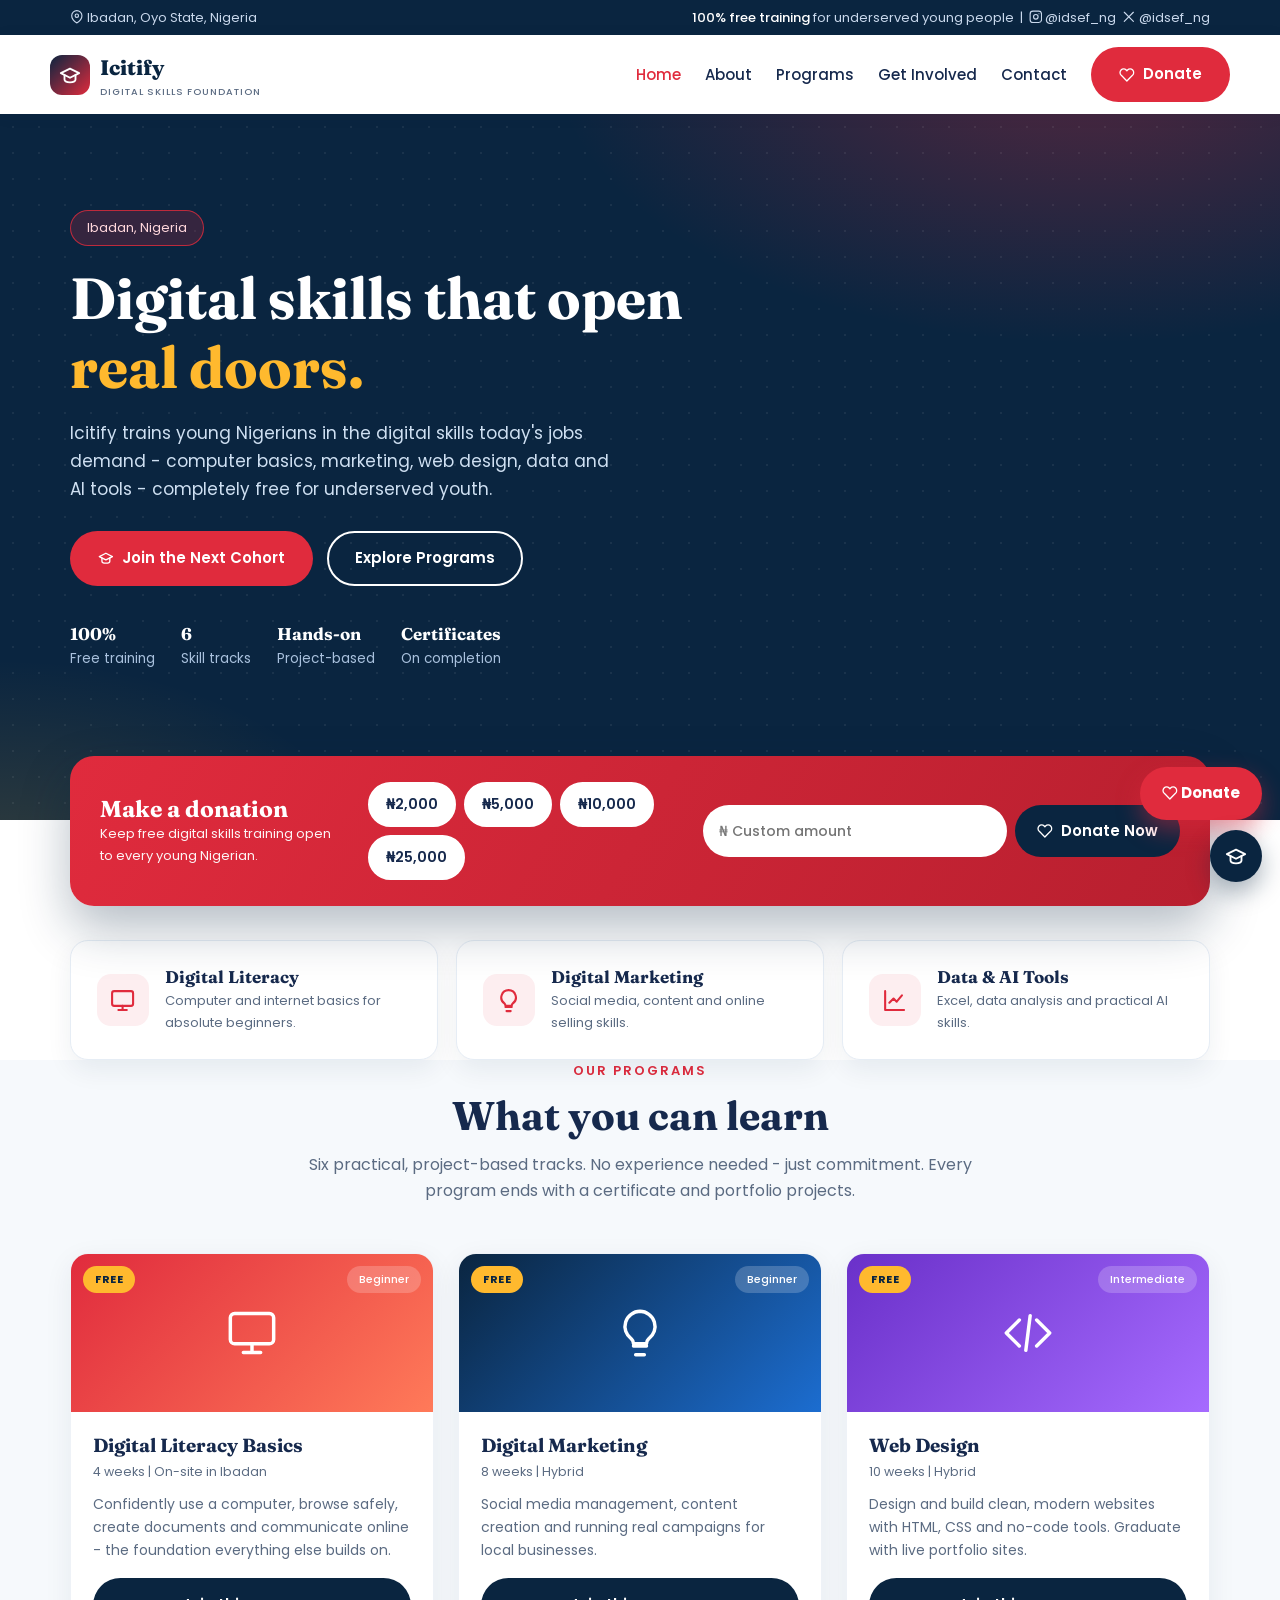
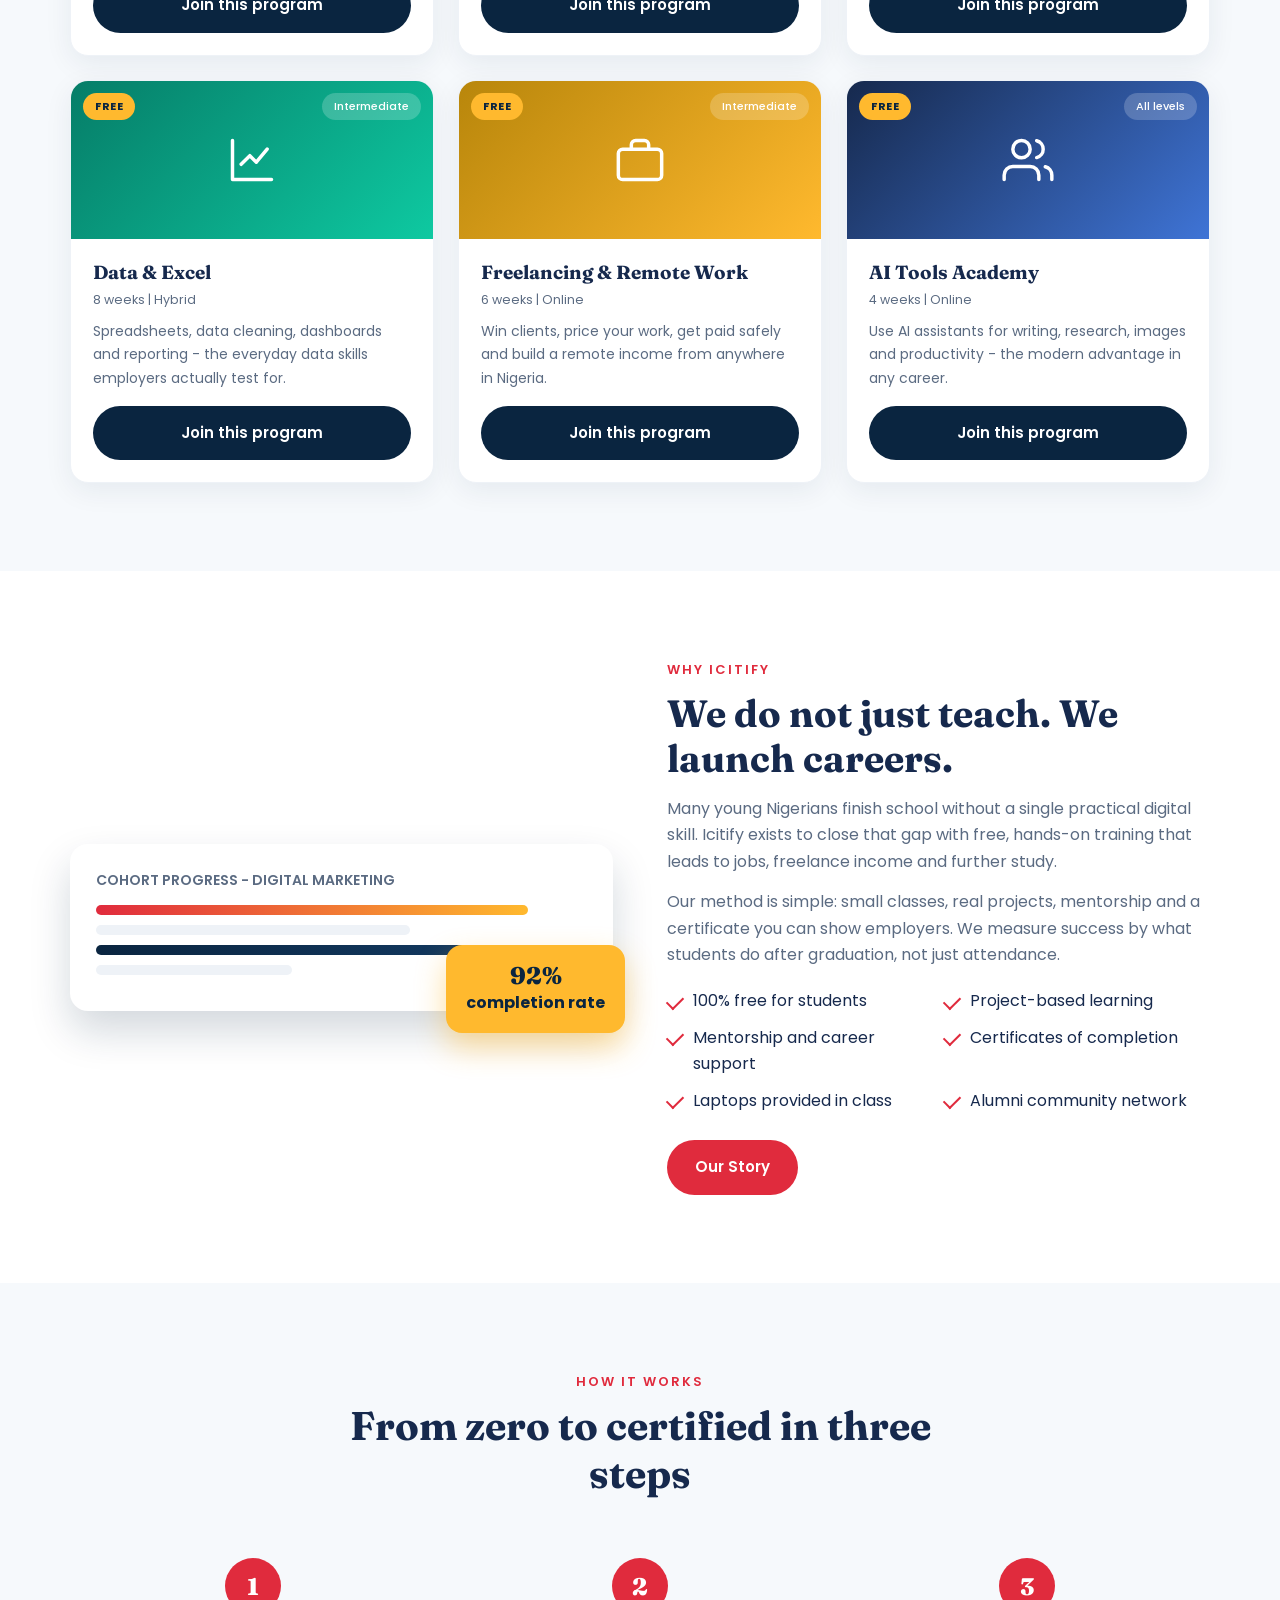
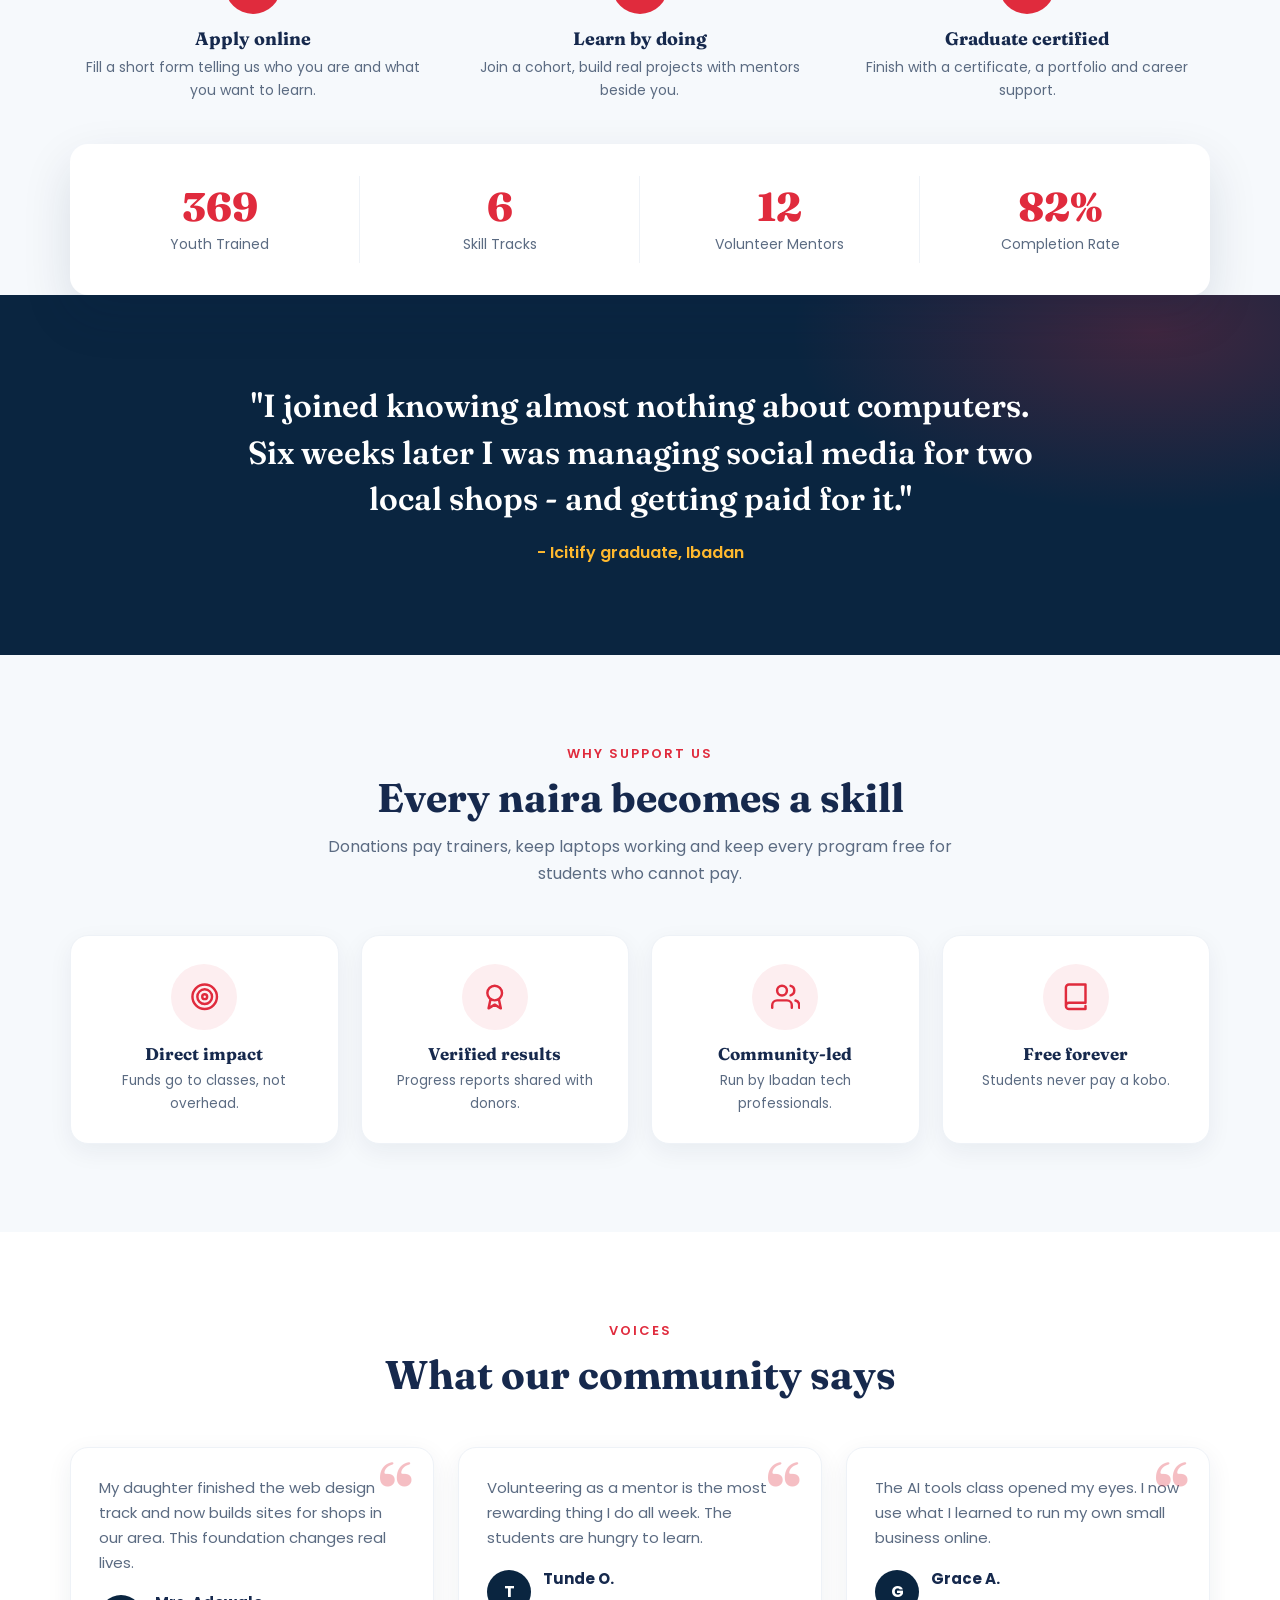
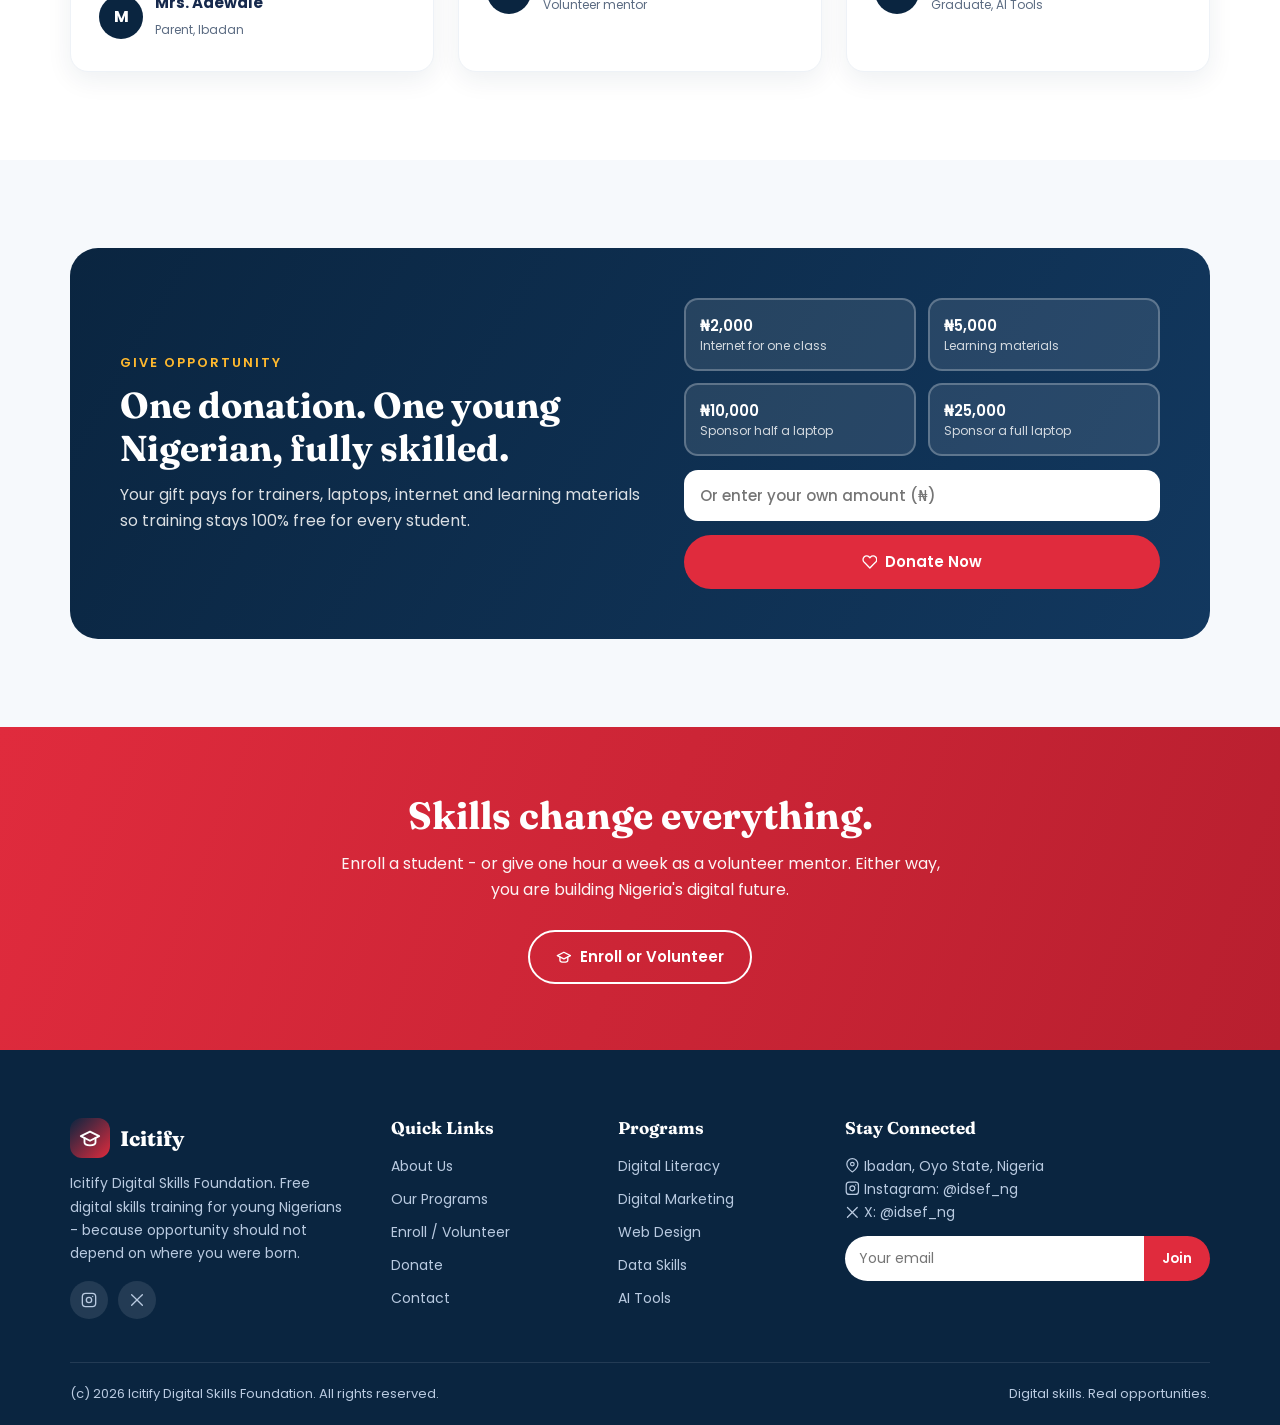
<file: index.html>
<!DOCTYPE html><html lang="en"><head><meta charset="utf-8"><meta name="viewport" content="width=device-width,initial-scale=1">
<title>Home | Icitify Digital Skills Foundation</title>
<meta name="description" content="Icitify Digital Skills Foundation teaches free digital skills - digital literacy, marketing, web design, data and AI tools - to young people in Ibadan and beyond.">
<link rel="preconnect" href="https://fonts.googleapis.com"><link href="https://fonts.googleapis.com/css2?family=Fraunces:wght@600;700;800&family=Poppins:wght@400;500;600;700&display=swap" rel="stylesheet">
<link rel="stylesheet" href="style.css"></head><body>
<svg xmlns="http://www.w3.org/2000/svg" style="display:none"><defs>
<symbol id="i-monitor" viewBox="0 0 24 24"><rect x="2" y="3" width="20" height="14" rx="2"/><path d="M8 21h8M12 17v4"/></symbol>
<symbol id="i-code" viewBox="0 0 24 24"><path d="m8 6-6 6 6 6M16 6l6 6-6 6M13 4l-2 16"/></symbol>
<symbol id="i-chart" viewBox="0 0 24 24"><path d="M3 3v18h18"/><path d="M7 14l4-4 3 3 5-6"/></symbol>
<symbol id="i-case" viewBox="0 0 24 24"><rect x="2" y="7" width="20" height="14" rx="2"/><path d="M16 7V5a2 2 0 0 0-2-2h-4a2 2 0 0 0-2 2v2"/></symbol>
<symbol id="i-award" viewBox="0 0 24 24"><circle cx="12" cy="9" r="6"/><path d="m8.5 14.5-1.5 7 5-3 5 3-1.5-7"/></symbol>
<symbol id="i-bulb" viewBox="0 0 24 24"><path d="M9 18h6M10 22h4M12 2a7 7 0 0 0-4 12.7c.6.5 1 1.4 1 2.3h6c0-.9.4-1.8 1-2.3A7 7 0 0 0 12 2z"/></symbol>
<symbol id="i-users" viewBox="0 0 24 24"><path d="M17 21v-2a4 4 0 0 0-4-4H5a4 4 0 0 0-4 4v2"/><circle cx="9" cy="7" r="4"/><path d="M23 21v-2a4 4 0 0 0-3-3.87"/><path d="M16 3.13a4 4 0 0 1 0 7.75"/></symbol>
<symbol id="i-heart" viewBox="0 0 24 24"><path d="M20.84 4.61a5.5 5.5 0 0 0-7.78 0L12 5.67l-1.06-1.06a5.5 5.5 0 0 0-7.78 7.78l1.06 1.06L12 21.23l7.78-7.78 1.06-1.06a5.5 5.5 0 0 0 0-7.78z"/></symbol>
<symbol id="i-grad" viewBox="0 0 24 24"><path d="M22 10 12 5 2 10l10 5 10-5z"/><path d="M6 12v5c0 1.7 2.7 3 6 3s6-1.3 6-3v-5"/></symbol>
<symbol id="i-search" viewBox="0 0 24 24"><circle cx="11" cy="11" r="8"/><path d="m21 21-4.35-4.35"/></symbol>
<symbol id="i-pin" viewBox="0 0 24 24"><path d="M21 10c0 7-9 13-9 13s-9-6-9-13a9 9 0 0 1 18 0z"/><circle cx="12" cy="10" r="3"/></symbol>
<symbol id="i-mail" viewBox="0 0 24 24"><rect x="2" y="4" width="20" height="16" rx="2"/><path d="m22 7-10 5L2 7"/></symbol>
<symbol id="i-send" viewBox="0 0 24 24"><path d="m22 2-11 11"/><path d="M22 2 15 22l-4-9-9-4z"/></symbol>
<symbol id="i-target" viewBox="0 0 24 24"><circle cx="12" cy="12" r="10"/><circle cx="12" cy="12" r="6"/><circle cx="12" cy="12" r="2"/></symbol>
<symbol id="i-book" viewBox="0 0 24 24"><path d="M4 19.5A2.5 2.5 0 0 1 6.5 17H20V2H6.5A2.5 2.5 0 0 0 4 4.5v15A2.5 2.5 0 0 0 6.5 22H20v-2.5"/></symbol>
<symbol id="i-menu" viewBox="0 0 24 24"><path d="M3 6h18M3 12h18M3 18h18"/></symbol>
<symbol id="i-ig" viewBox="0 0 24 24"><rect x="2" y="2" width="20" height="20" rx="5"/><circle cx="12" cy="12" r="4"/><path d="M17.5 6.5h.01"/></symbol>
<symbol id="i-x" viewBox="0 0 24 24"><path d="M4 4l16 16M20 4L4 20"/></symbol>
</defs></svg>
<div class="topbar"><div class="wrap"><span><svg class="i"><use href="#i-pin"/></svg> Ibadan, Oyo State, Nigeria</span><span><b>100% free training</b> for underserved young people &nbsp;|&nbsp; <svg class="i"><use href="#i-ig"/></svg> @idsef_ng &nbsp;<svg class="i"><use href="#i-x"/></svg> @idsef_ng</span></div></div>
<header><div class="wrap nav">
<a class="logo" href="index.html"><span class="ic"><svg class="i"><use href="#i-grad"/></svg></span><span>Icitify<small>DIGITAL SKILLS FOUNDATION</small></span></a>
<nav><ul>
<li><a href="index.html" class="on">Home</a></li><li><a href="about.html" class="">About</a></li><li><a href="programs.html" class="">Programs</a></li><li><a href="get-involved.html" class="">Get Involved</a></li><li><a href="contact.html" class="">Contact</a></li>
<li><a class="btn btn-r" href="donate.html"><svg class="i"><use href="#i-heart"/></svg> Donate</a></li></ul></nav>
<button class="burger" aria-label="menu"><svg class="i bi"><use href="#i-menu"/></svg></button></div></header>

<section class="hero"><div class="wrap"><span class="tag">Ibadan, Nigeria</span>
<h1>Digital skills that open <span>real doors.</span></h1>
<p>Icitify trains young Nigerians in the digital skills today's jobs demand - computer basics, marketing, web design, data and AI tools - completely free for underserved youth.</p>
<div class="cta"><a class="btn btn-r" href="get-involved.html"><svg class="i"><use href="#i-grad"/></svg> Join the Next Cohort</a><a class="btn btn-l" href="programs.html">Explore Programs</a></div>
<div class="trust"><div><b>100%</b>Free training</div><div><b>6</b>Skill tracks</div><div><b>Hands-on</b>Project-based</div><div><b>Certificates</b>On completion</div></div></div></section>

<div class="quick"><div class="wrap"><div class="dstrip"><div><h3>Make a donation</h3><p>Keep free digital skills training open to every young Nigerian.</p></div>
<div class="pills"><button class="amt p" data-v="2000">&#8358;2,000</button><button class="amt p" data-v="5000">&#8358;5,000</button><button class="amt p" data-v="10000">&#8358;10,000</button><button class="amt p" data-v="25000">&#8358;25,000</button></div>
<div class="dgo"><input id="amount" type="number" min="500" placeholder="&#8358; Custom amount"><a class="btn btn-n" href="donate.html" onclick="goDonate(event,'amount')"><svg class="i"><use href="#i-heart"/></svg> Donate Now</a></div></div>

<div class="grid">
<a class="qc" href="programs.html#basics"><span class="ic"><svg class="i"><use href="#i-monitor"/></svg></span><div><h3>Digital Literacy</h3><p>Computer and internet basics for absolute beginners.</p></div></a>
<a class="qc" href="programs.html#marketing"><span class="ic"><svg class="i"><use href="#i-bulb"/></svg></span><div><h3>Digital Marketing</h3><p>Social media, content and online selling skills.</p></div></a>
<a class="qc" href="programs.html#data"><span class="ic"><svg class="i"><use href="#i-chart"/></svg></span><div><h3>Data &amp; AI Tools</h3><p>Excel, data analysis and practical AI skills.</p></div></a></div></div></div>

<section class="alt" style="padding-top:0"><div class="wrap"><div class="sec-h"><span class="eyebrow">Our programs</span><h2>What you can learn</h2><p>Six practical, project-based tracks. No experience needed - just commitment. Every program ends with a certificate and portfolio projects.</p></div>
<div class="courses"><div class="course reveal" id="basics"><div class="ccover g1"><span class="free">FREE</span><span class="lvl">Beginner</span><svg class="i"><use href="#i-monitor"/></svg></div><div class="b"><h3>Digital Literacy Basics</h3><div class="meta">4 weeks | On-site in Ibadan</div><p>Confidently use a computer, browse safely, create documents and communicate online - the foundation everything else builds on.</p><a class="btn btn-n" href="get-involved.html">Join this program</a></div></div><div class="course reveal" id="marketing"><div class="ccover g2"><span class="free">FREE</span><span class="lvl">Beginner</span><svg class="i"><use href="#i-bulb"/></svg></div><div class="b"><h3>Digital Marketing</h3><div class="meta">8 weeks | Hybrid</div><p>Social media management, content creation and running real campaigns for local businesses.</p><a class="btn btn-n" href="get-involved.html">Join this program</a></div></div><div class="course reveal" id="web"><div class="ccover g3"><span class="free">FREE</span><span class="lvl">Intermediate</span><svg class="i"><use href="#i-code"/></svg></div><div class="b"><h3>Web Design</h3><div class="meta">10 weeks | Hybrid</div><p>Design and build clean, modern websites with HTML, CSS and no-code tools. Graduate with live portfolio sites.</p><a class="btn btn-n" href="get-involved.html">Join this program</a></div></div><div class="course reveal" id="data"><div class="ccover g4"><span class="free">FREE</span><span class="lvl">Intermediate</span><svg class="i"><use href="#i-chart"/></svg></div><div class="b"><h3>Data &amp; Excel</h3><div class="meta">8 weeks | Hybrid</div><p>Spreadsheets, data cleaning, dashboards and reporting - the everyday data skills employers actually test for.</p><a class="btn btn-n" href="get-involved.html">Join this program</a></div></div><div class="course reveal" id="freelance"><div class="ccover g5"><span class="free">FREE</span><span class="lvl">Intermediate</span><svg class="i"><use href="#i-case"/></svg></div><div class="b"><h3>Freelancing &amp; Remote Work</h3><div class="meta">6 weeks | Online</div><p>Win clients, price your work, get paid safely and build a remote income from anywhere in Nigeria.</p><a class="btn btn-n" href="get-involved.html">Join this program</a></div></div><div class="course reveal" id="ai"><div class="ccover g6"><span class="free">FREE</span><span class="lvl">All levels</span><svg class="i"><use href="#i-users"/></svg></div><div class="b"><h3>AI Tools Academy</h3><div class="meta">4 weeks | Online</div><p>Use AI assistants for writing, research, images and productivity - the modern advantage in any career.</p><a class="btn btn-n" href="get-involved.html">Join this program</a></div></div></div></div></section>

<section><div class="wrap two"><div class="ph reveal"><div class="m1"><h4>COHORT PROGRESS - DIGITAL MARKETING</h4><div class="bar b1"></div><div class="bar b2"></div><div class="bar b3"></div><div class="bar b2" style="width:40%"></div></div><div class="badge"><b>92%</b>completion rate</div></div>
<div class="reveal"><span class="eyebrow">Why Icitify</span><h2>We do not just teach. We launch careers.</h2>
<p>Many young Nigerians finish school without a single practical digital skill. Icitify exists to close that gap with free, hands-on training that leads to jobs, freelance income and further study.</p>
<p>Our method is simple: small classes, real projects, mentorship and a certificate you can show employers. We measure success by what students do after graduation, not just attendance.</p>
<ul class="checks"><li>100% free for students</li><li>Project-based learning</li><li>Mentorship and career support</li><li>Certificates of completion</li><li>Laptops provided in class</li><li>Alumni community network</li></ul>
<a class="btn btn-r" href="about.html">Our Story</a></div></div></section>

<section class="alt"><div class="wrap"><div class="sec-h"><span class="eyebrow">How it works</span><h2>From zero to certified in three steps</h2></div>
<div class="steps"><div class="step reveal"><h3>Apply online</h3><p>Fill a short form telling us who you are and what you want to learn.</p></div><div class="step reveal"><h3>Learn by doing</h3><p>Join a cohort, build real projects with mentors beside you.</p></div><div class="step reveal"><h3>Graduate certified</h3><p>Finish with a certificate, a portfolio and career support.</p></div></div></div></section>

<section class="stats alt"><div class="wrap"><div class="grid reveal">
<div class="stat"><b data-count="500">0</b><span>Youth Trained</span></div>
<div class="stat"><b data-count="6">0</b><span>Skill Tracks</span></div>
<div class="stat"><b data-count="12">0</b><span>Volunteer Mentors</span></div>
<div class="stat"><b data-count="92" data-suf="%">0</b><span>Completion Rate</span></div></div></div></section>

<section class="story"><div class="wrap reveal"><blockquote>"I joined knowing almost nothing about computers. Six weeks later I was managing social media for two local shops - and getting paid for it."</blockquote><cite>- Icitify graduate, Ibadan</cite></div></section>

<section class="alt"><div class="wrap"><div class="sec-h"><span class="eyebrow">Why support us</span><h2>Every naira becomes a skill</h2><p>Donations pay trainers, keep laptops working and keep every program free for students who cannot pay.</p></div>
<div class="icards">
<div class="ic-card reveal"><div class="em"><svg class="i"><use href="#i-target"/></svg></div><h3>Direct impact</h3><p>Funds go to classes, not overhead.</p></div>
<div class="ic-card reveal"><div class="em"><svg class="i"><use href="#i-award"/></svg></div><h3>Verified results</h3><p>Progress reports shared with donors.</p></div>
<div class="ic-card reveal"><div class="em"><svg class="i"><use href="#i-users"/></svg></div><h3>Community-led</h3><p>Run by Ibadan tech professionals.</p></div>
<div class="ic-card reveal"><div class="em"><svg class="i"><use href="#i-book"/></svg></div><h3>Free forever</h3><p>Students never pay a kobo.</p></div></div></div></section>

<section><div class="wrap"><div class="sec-h"><span class="eyebrow">Voices</span><h2>What our community says</h2></div>
<div class="tgrid">
<div class="tcard reveal"><p>My daughter finished the web design track and now builds sites for shops in our area. This foundation changes real lives.</p><div class="who"><span class="av">M</span><div><b>Mrs. Adewale</b><span>Parent, Ibadan</span></div></div></div>
<div class="tcard reveal"><p>Volunteering as a mentor is the most rewarding thing I do all week. The students are hungry to learn.</p><div class="who"><span class="av">T</span><div><b>Tunde O.</b><span>Volunteer mentor</span></div></div></div>
<div class="tcard reveal"><p>The AI tools class opened my eyes. I now use what I learned to run my own small business online.</p><div class="who"><span class="av">G</span><div><b>Grace A.</b><span>Graduate, AI Tools</span></div></div></div></div></div></section>

<section class="alt"><div class="wrap"><div class="give reveal"><div><span class="eyebrow" style="color:#ffb92e">Give opportunity</span><h2>One donation. One young Nigerian, fully skilled.</h2><p>Your gift pays for trainers, laptops, internet and learning materials so training stays 100% free for every student.</p></div>
<div><div class="amts"><button class="amt" data-v="2000">&#8358;2,000<small>Internet for one class</small></button><button class="amt" data-v="5000">&#8358;5,000<small>Learning materials</small></button><button class="amt" data-v="10000">&#8358;10,000<small>Sponsor half a laptop</small></button><button class="amt" data-v="25000">&#8358;25,000<small>Sponsor a full laptop</small></button></div>
<input id="amount2" type="number" min="500" placeholder="Or enter your own amount (&#8358;)"><a class="btn btn-r" style="width:100%" href="donate.html" onclick="goDonate(event,'amount2')"><svg class="i"><use href="#i-heart"/></svg> Donate Now</a></div></div></div></section>
<div class="cta-band"><div class="wrap"><h2>Skills change everything.</h2><p>Enroll a student - or give one hour a week as a volunteer mentor. Either way, you are building Nigeria's digital future.</p><a class="btn btn-l" href="get-involved.html"><svg class="i"><use href="#i-grad"/></svg> Enroll or Volunteer</a></div></div>
<div class="float"><a class="fdon" href="donate.html"><svg class="i"><use href="#i-heart"/></svg> Donate</a><a class="fen" href="get-involved.html" aria-label="Enroll"><svg class="i" style="width:22px;height:22px"><use href="#i-grad"/></svg></a></div>
<footer><div class="wrap"><div class="fgrid">
<div><a class="logo" href="index.html"><span class="ic"><svg class="i"><use href="#i-grad"/></svg></span><span>Icitify</span></a><p>Icitify Digital Skills Foundation. Free digital skills training for young Nigerians - because opportunity should not depend on where you were born.</p>
<div class="soc"><a href="https://instagram.com/idsef_ng" aria-label="Instagram"><svg class="i"><use href="#i-ig"/></svg></a><a href="https://x.com/idsef_ng" aria-label="X"><svg class="i"><use href="#i-x"/></svg></a></div></div>
<div><h4>Quick Links</h4><ul><li><a href="about.html">About Us</a></li><li><a href="programs.html">Our Programs</a></li><li><a href="get-involved.html">Enroll / Volunteer</a></li><li><a href="donate.html">Donate</a></li><li><a href="contact.html">Contact</a></li></ul></div>
<div><h4>Programs</h4><ul><li><a href="programs.html#basics">Digital Literacy</a></li><li><a href="programs.html#marketing">Digital Marketing</a></li><li><a href="programs.html#web">Web Design</a></li><li><a href="programs.html#data">Data Skills</a></li><li><a href="programs.html#ai">AI Tools</a></li></ul></div>
<div><h4>Stay Connected</h4><p><svg class="i"><use href="#i-pin"/></svg> Ibadan, Oyo State, Nigeria<br><svg class="i"><use href="#i-ig"/></svg> Instagram: @idsef_ng<br><svg class="i"><use href="#i-x"/></svg> X: @idsef_ng</p>
<form class="nl" onsubmit="event.preventDefault();this.innerHTML='<p>Thank you for subscribing!</p>'"><input type="email" required placeholder="Your email"><button>Join</button></form></div>
</div>
<div class="copy"><span>(c) 2026 Icitify Digital Skills Foundation. All rights reserved.</span><span>Digital skills. Real opportunities.</span></div></div></footer>
<script src="main.js"></script></body></html>
</file>
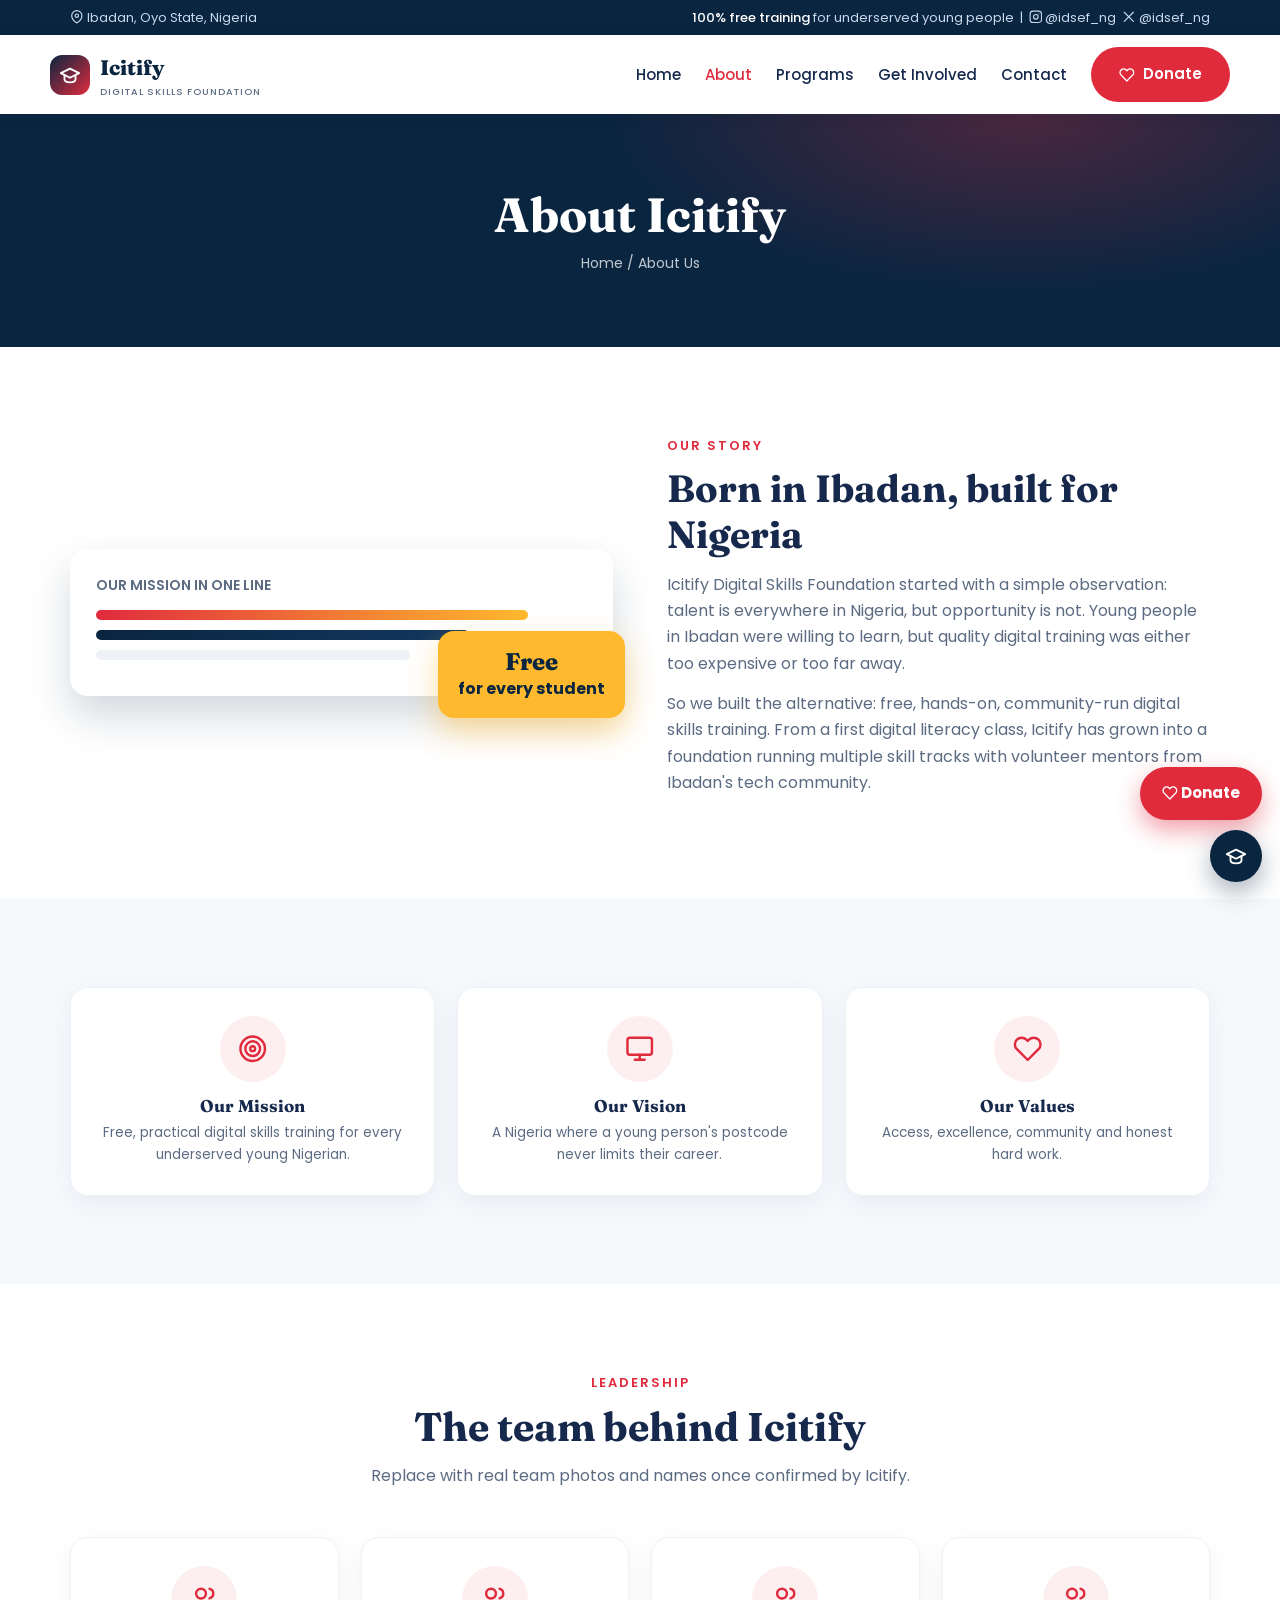
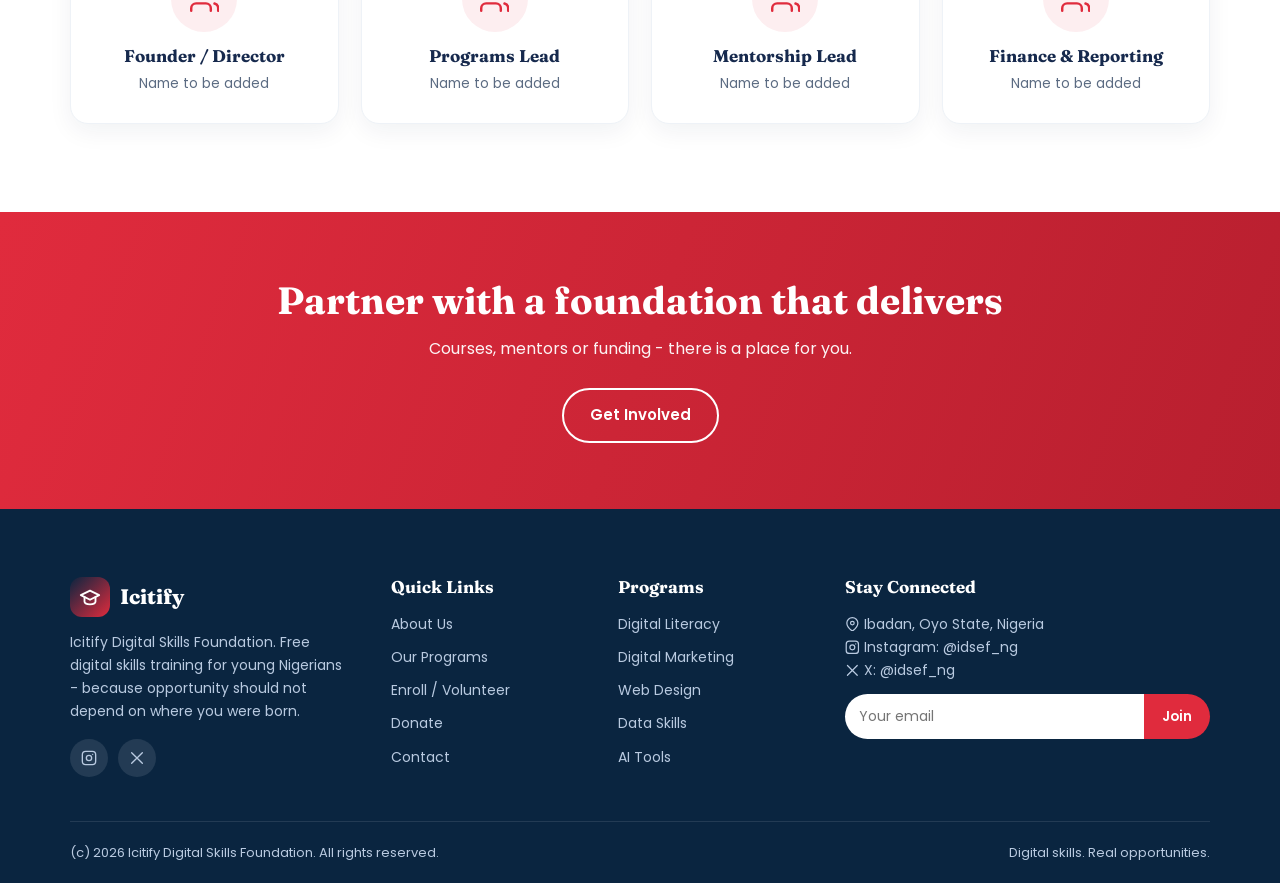
<file: about.html>
<!DOCTYPE html><html lang="en"><head><meta charset="utf-8"><meta name="viewport" content="width=device-width,initial-scale=1">
<title>About | Icitify Digital Skills Foundation</title>
<meta name="description" content="Icitify Digital Skills Foundation teaches free digital skills - digital literacy, marketing, web design, data and AI tools - to young people in Ibadan and beyond.">
<link rel="preconnect" href="https://fonts.googleapis.com"><link href="https://fonts.googleapis.com/css2?family=Fraunces:wght@600;700;800&family=Poppins:wght@400;500;600;700&display=swap" rel="stylesheet">
<link rel="stylesheet" href="style.css"></head><body>
<svg xmlns="http://www.w3.org/2000/svg" style="display:none"><defs>
<symbol id="i-monitor" viewBox="0 0 24 24"><rect x="2" y="3" width="20" height="14" rx="2"/><path d="M8 21h8M12 17v4"/></symbol>
<symbol id="i-code" viewBox="0 0 24 24"><path d="m8 6-6 6 6 6M16 6l6 6-6 6M13 4l-2 16"/></symbol>
<symbol id="i-chart" viewBox="0 0 24 24"><path d="M3 3v18h18"/><path d="M7 14l4-4 3 3 5-6"/></symbol>
<symbol id="i-case" viewBox="0 0 24 24"><rect x="2" y="7" width="20" height="14" rx="2"/><path d="M16 7V5a2 2 0 0 0-2-2h-4a2 2 0 0 0-2 2v2"/></symbol>
<symbol id="i-award" viewBox="0 0 24 24"><circle cx="12" cy="9" r="6"/><path d="m8.5 14.5-1.5 7 5-3 5 3-1.5-7"/></symbol>
<symbol id="i-bulb" viewBox="0 0 24 24"><path d="M9 18h6M10 22h4M12 2a7 7 0 0 0-4 12.7c.6.5 1 1.4 1 2.3h6c0-.9.4-1.8 1-2.3A7 7 0 0 0 12 2z"/></symbol>
<symbol id="i-users" viewBox="0 0 24 24"><path d="M17 21v-2a4 4 0 0 0-4-4H5a4 4 0 0 0-4 4v2"/><circle cx="9" cy="7" r="4"/><path d="M23 21v-2a4 4 0 0 0-3-3.87"/><path d="M16 3.13a4 4 0 0 1 0 7.75"/></symbol>
<symbol id="i-heart" viewBox="0 0 24 24"><path d="M20.84 4.61a5.5 5.5 0 0 0-7.78 0L12 5.67l-1.06-1.06a5.5 5.5 0 0 0-7.78 7.78l1.06 1.06L12 21.23l7.78-7.78 1.06-1.06a5.5 5.5 0 0 0 0-7.78z"/></symbol>
<symbol id="i-grad" viewBox="0 0 24 24"><path d="M22 10 12 5 2 10l10 5 10-5z"/><path d="M6 12v5c0 1.7 2.7 3 6 3s6-1.3 6-3v-5"/></symbol>
<symbol id="i-search" viewBox="0 0 24 24"><circle cx="11" cy="11" r="8"/><path d="m21 21-4.35-4.35"/></symbol>
<symbol id="i-pin" viewBox="0 0 24 24"><path d="M21 10c0 7-9 13-9 13s-9-6-9-13a9 9 0 0 1 18 0z"/><circle cx="12" cy="10" r="3"/></symbol>
<symbol id="i-mail" viewBox="0 0 24 24"><rect x="2" y="4" width="20" height="16" rx="2"/><path d="m22 7-10 5L2 7"/></symbol>
<symbol id="i-send" viewBox="0 0 24 24"><path d="m22 2-11 11"/><path d="M22 2 15 22l-4-9-9-4z"/></symbol>
<symbol id="i-target" viewBox="0 0 24 24"><circle cx="12" cy="12" r="10"/><circle cx="12" cy="12" r="6"/><circle cx="12" cy="12" r="2"/></symbol>
<symbol id="i-book" viewBox="0 0 24 24"><path d="M4 19.5A2.5 2.5 0 0 1 6.5 17H20V2H6.5A2.5 2.5 0 0 0 4 4.5v15A2.5 2.5 0 0 0 6.5 22H20v-2.5"/></symbol>
<symbol id="i-menu" viewBox="0 0 24 24"><path d="M3 6h18M3 12h18M3 18h18"/></symbol>
<symbol id="i-ig" viewBox="0 0 24 24"><rect x="2" y="2" width="20" height="20" rx="5"/><circle cx="12" cy="12" r="4"/><path d="M17.5 6.5h.01"/></symbol>
<symbol id="i-x" viewBox="0 0 24 24"><path d="M4 4l16 16M20 4L4 20"/></symbol>
</defs></svg>
<div class="topbar"><div class="wrap"><span><svg class="i"><use href="#i-pin"/></svg> Ibadan, Oyo State, Nigeria</span><span><b>100% free training</b> for underserved young people &nbsp;|&nbsp; <svg class="i"><use href="#i-ig"/></svg> @idsef_ng &nbsp;<svg class="i"><use href="#i-x"/></svg> @idsef_ng</span></div></div>
<header><div class="wrap nav">
<a class="logo" href="index.html"><span class="ic"><svg class="i"><use href="#i-grad"/></svg></span><span>Icitify<small>DIGITAL SKILLS FOUNDATION</small></span></a>
<nav><ul>
<li><a href="index.html" class="">Home</a></li><li><a href="about.html" class="on">About</a></li><li><a href="programs.html" class="">Programs</a></li><li><a href="get-involved.html" class="">Get Involved</a></li><li><a href="contact.html" class="">Contact</a></li>
<li><a class="btn btn-r" href="donate.html"><svg class="i"><use href="#i-heart"/></svg> Donate</a></li></ul></nav>
<button class="burger" aria-label="menu"><svg class="i bi"><use href="#i-menu"/></svg></button></div></header>

<div class="pagehero"><div class="wrap"><h1>About Icitify</h1><p>Home / About Us</p></div></div>
<section><div class="wrap two"><div class="ph reveal"><div class="m1"><h4>OUR MISSION IN ONE LINE</h4><div class="bar b1"></div><div class="bar b3"></div><div class="bar b2"></div></div><div class="badge"><b>Free</b>for every student</div></div>
<div class="reveal"><span class="eyebrow">Our story</span><h2>Born in Ibadan, built for Nigeria</h2>
<p>Icitify Digital Skills Foundation started with a simple observation: talent is everywhere in Nigeria, but opportunity is not. Young people in Ibadan were willing to learn, but quality digital training was either too expensive or too far away.</p>
<p>So we built the alternative: free, hands-on, community-run digital skills training. From a first digital literacy class, Icitify has grown into a foundation running multiple skill tracks with volunteer mentors from Ibadan's tech community.</p></div></div></section>
<section class="alt"><div class="wrap"><div class="icards" style="grid-template-columns:repeat(3,1fr)">
<div class="ic-card reveal"><div class="em"><svg class="i"><use href="#i-target"/></svg></div><h3>Our Mission</h3><p>Free, practical digital skills training for every underserved young Nigerian.</p></div>
<div class="ic-card reveal"><div class="em"><svg class="i"><use href="#i-monitor"/></svg></div><h3>Our Vision</h3><p>A Nigeria where a young person's postcode never limits their career.</p></div>
<div class="ic-card reveal"><div class="em"><svg class="i"><use href="#i-heart"/></svg></div><h3>Our Values</h3><p>Access, excellence, community and honest hard work.</p></div></div></div></section>
<section><div class="wrap"><div class="sec-h"><span class="eyebrow">Leadership</span><h2>The team behind Icitify</h2><p>Replace with real team photos and names once confirmed by Icitify.</p></div>
<div class="icards"><div class="ic-card"><div class="em"><svg class="i"><use href="#i-users"/></svg></div><h3>Founder / Director</h3><p>Name to be added</p></div><div class="ic-card"><div class="em"><svg class="i"><use href="#i-users"/></svg></div><h3>Programs Lead</h3><p>Name to be added</p></div><div class="ic-card"><div class="em"><svg class="i"><use href="#i-users"/></svg></div><h3>Mentorship Lead</h3><p>Name to be added</p></div><div class="ic-card"><div class="em"><svg class="i"><use href="#i-users"/></svg></div><h3>Finance &amp; Reporting</h3><p>Name to be added</p></div></div></div></section>
<div class="cta-band"><div class="wrap"><h2>Partner with a foundation that delivers</h2><p>Courses, mentors or funding - there is a place for you.</p><a class="btn btn-l" href="get-involved.html">Get Involved</a></div></div>
<div class="float"><a class="fdon" href="donate.html"><svg class="i"><use href="#i-heart"/></svg> Donate</a><a class="fen" href="get-involved.html" aria-label="Enroll"><svg class="i" style="width:22px;height:22px"><use href="#i-grad"/></svg></a></div>
<footer><div class="wrap"><div class="fgrid">
<div><a class="logo" href="index.html"><span class="ic"><svg class="i"><use href="#i-grad"/></svg></span><span>Icitify</span></a><p>Icitify Digital Skills Foundation. Free digital skills training for young Nigerians - because opportunity should not depend on where you were born.</p>
<div class="soc"><a href="https://instagram.com/idsef_ng" aria-label="Instagram"><svg class="i"><use href="#i-ig"/></svg></a><a href="https://x.com/idsef_ng" aria-label="X"><svg class="i"><use href="#i-x"/></svg></a></div></div>
<div><h4>Quick Links</h4><ul><li><a href="about.html">About Us</a></li><li><a href="programs.html">Our Programs</a></li><li><a href="get-involved.html">Enroll / Volunteer</a></li><li><a href="donate.html">Donate</a></li><li><a href="contact.html">Contact</a></li></ul></div>
<div><h4>Programs</h4><ul><li><a href="programs.html#basics">Digital Literacy</a></li><li><a href="programs.html#marketing">Digital Marketing</a></li><li><a href="programs.html#web">Web Design</a></li><li><a href="programs.html#data">Data Skills</a></li><li><a href="programs.html#ai">AI Tools</a></li></ul></div>
<div><h4>Stay Connected</h4><p><svg class="i"><use href="#i-pin"/></svg> Ibadan, Oyo State, Nigeria<br><svg class="i"><use href="#i-ig"/></svg> Instagram: @idsef_ng<br><svg class="i"><use href="#i-x"/></svg> X: @idsef_ng</p>
<form class="nl" onsubmit="event.preventDefault();this.innerHTML='<p>Thank you for subscribing!</p>'"><input type="email" required placeholder="Your email"><button>Join</button></form></div>
</div>
<div class="copy"><span>(c) 2026 Icitify Digital Skills Foundation. All rights reserved.</span><span>Digital skills. Real opportunities.</span></div></div></footer>
<script src="main.js"></script></body></html>
</file>
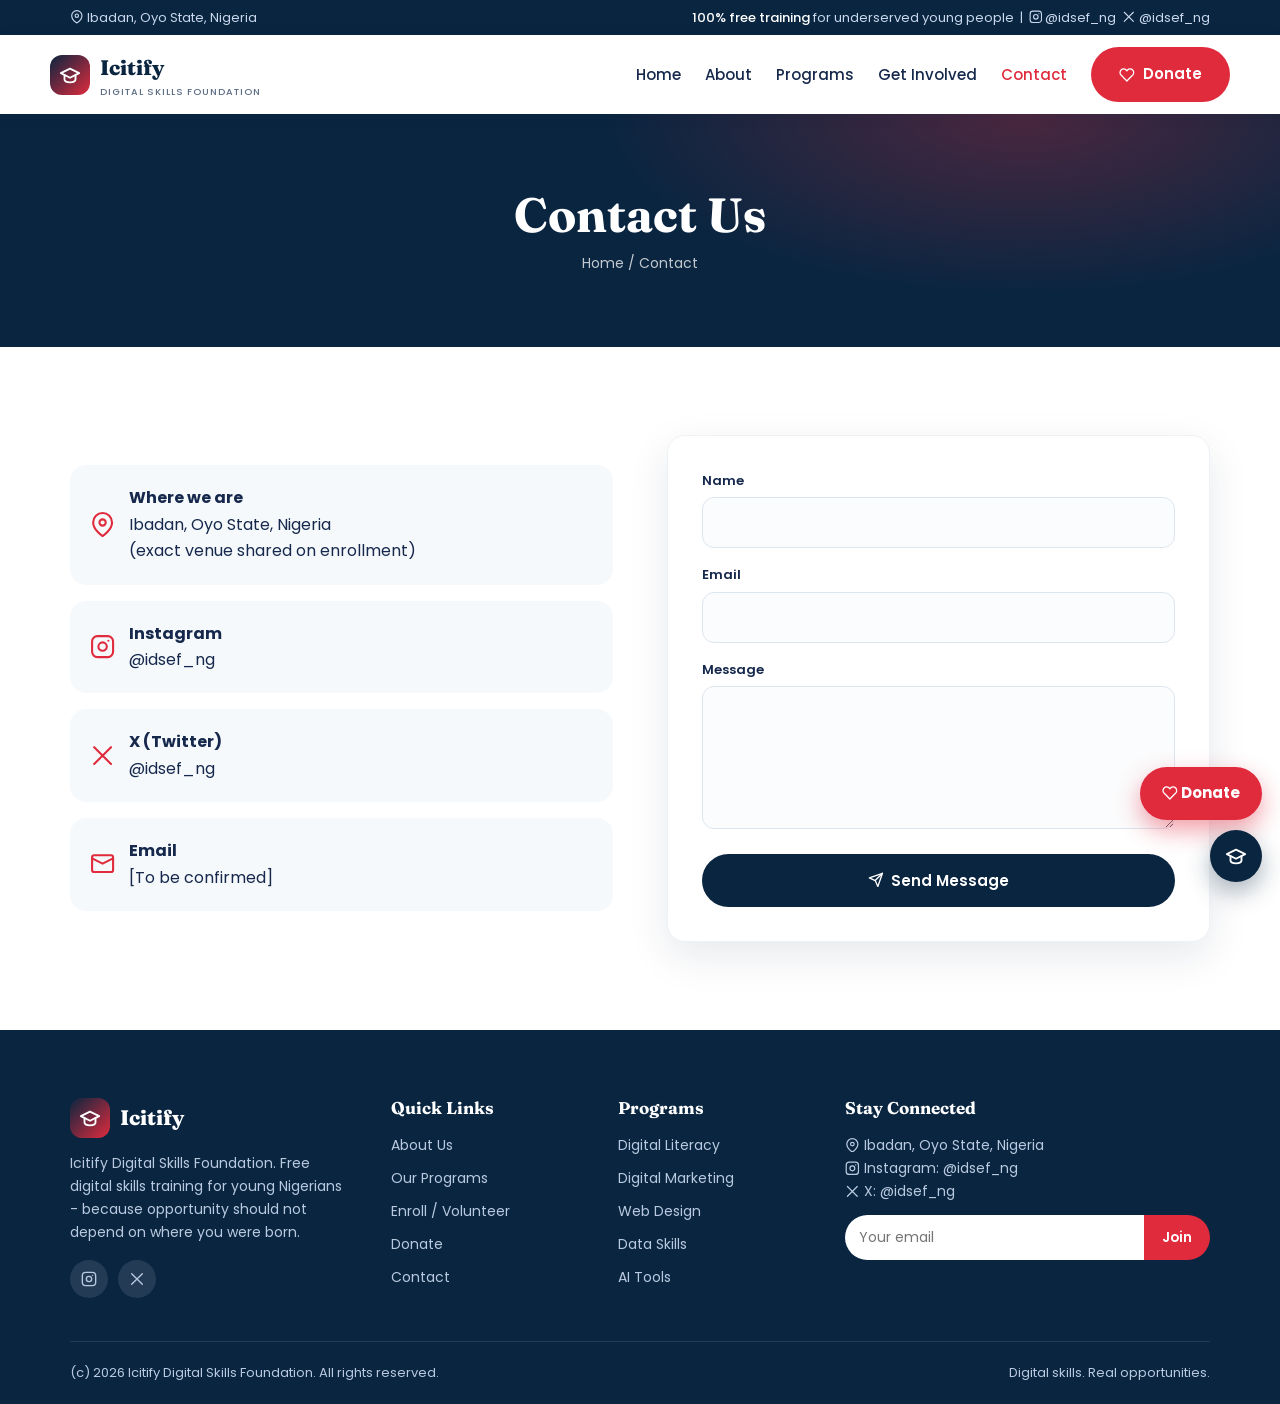
<file: contact.html>
<!DOCTYPE html><html lang="en"><head><meta charset="utf-8"><meta name="viewport" content="width=device-width,initial-scale=1">
<title>Contact | Icitify Digital Skills Foundation</title>
<meta name="description" content="Icitify Digital Skills Foundation teaches free digital skills - digital literacy, marketing, web design, data and AI tools - to young people in Ibadan and beyond.">
<link rel="preconnect" href="https://fonts.googleapis.com"><link href="https://fonts.googleapis.com/css2?family=Fraunces:wght@600;700;800&family=Poppins:wght@400;500;600;700&display=swap" rel="stylesheet">
<link rel="stylesheet" href="style.css"></head><body>
<svg xmlns="http://www.w3.org/2000/svg" style="display:none"><defs>
<symbol id="i-monitor" viewBox="0 0 24 24"><rect x="2" y="3" width="20" height="14" rx="2"/><path d="M8 21h8M12 17v4"/></symbol>
<symbol id="i-code" viewBox="0 0 24 24"><path d="m8 6-6 6 6 6M16 6l6 6-6 6M13 4l-2 16"/></symbol>
<symbol id="i-chart" viewBox="0 0 24 24"><path d="M3 3v18h18"/><path d="M7 14l4-4 3 3 5-6"/></symbol>
<symbol id="i-case" viewBox="0 0 24 24"><rect x="2" y="7" width="20" height="14" rx="2"/><path d="M16 7V5a2 2 0 0 0-2-2h-4a2 2 0 0 0-2 2v2"/></symbol>
<symbol id="i-award" viewBox="0 0 24 24"><circle cx="12" cy="9" r="6"/><path d="m8.5 14.5-1.5 7 5-3 5 3-1.5-7"/></symbol>
<symbol id="i-bulb" viewBox="0 0 24 24"><path d="M9 18h6M10 22h4M12 2a7 7 0 0 0-4 12.7c.6.5 1 1.4 1 2.3h6c0-.9.4-1.8 1-2.3A7 7 0 0 0 12 2z"/></symbol>
<symbol id="i-users" viewBox="0 0 24 24"><path d="M17 21v-2a4 4 0 0 0-4-4H5a4 4 0 0 0-4 4v2"/><circle cx="9" cy="7" r="4"/><path d="M23 21v-2a4 4 0 0 0-3-3.87"/><path d="M16 3.13a4 4 0 0 1 0 7.75"/></symbol>
<symbol id="i-heart" viewBox="0 0 24 24"><path d="M20.84 4.61a5.5 5.5 0 0 0-7.78 0L12 5.67l-1.06-1.06a5.5 5.5 0 0 0-7.78 7.78l1.06 1.06L12 21.23l7.78-7.78 1.06-1.06a5.5 5.5 0 0 0 0-7.78z"/></symbol>
<symbol id="i-grad" viewBox="0 0 24 24"><path d="M22 10 12 5 2 10l10 5 10-5z"/><path d="M6 12v5c0 1.7 2.7 3 6 3s6-1.3 6-3v-5"/></symbol>
<symbol id="i-search" viewBox="0 0 24 24"><circle cx="11" cy="11" r="8"/><path d="m21 21-4.35-4.35"/></symbol>
<symbol id="i-pin" viewBox="0 0 24 24"><path d="M21 10c0 7-9 13-9 13s-9-6-9-13a9 9 0 0 1 18 0z"/><circle cx="12" cy="10" r="3"/></symbol>
<symbol id="i-mail" viewBox="0 0 24 24"><rect x="2" y="4" width="20" height="16" rx="2"/><path d="m22 7-10 5L2 7"/></symbol>
<symbol id="i-send" viewBox="0 0 24 24"><path d="m22 2-11 11"/><path d="M22 2 15 22l-4-9-9-4z"/></symbol>
<symbol id="i-target" viewBox="0 0 24 24"><circle cx="12" cy="12" r="10"/><circle cx="12" cy="12" r="6"/><circle cx="12" cy="12" r="2"/></symbol>
<symbol id="i-book" viewBox="0 0 24 24"><path d="M4 19.5A2.5 2.5 0 0 1 6.5 17H20V2H6.5A2.5 2.5 0 0 0 4 4.5v15A2.5 2.5 0 0 0 6.5 22H20v-2.5"/></symbol>
<symbol id="i-menu" viewBox="0 0 24 24"><path d="M3 6h18M3 12h18M3 18h18"/></symbol>
<symbol id="i-ig" viewBox="0 0 24 24"><rect x="2" y="2" width="20" height="20" rx="5"/><circle cx="12" cy="12" r="4"/><path d="M17.5 6.5h.01"/></symbol>
<symbol id="i-x" viewBox="0 0 24 24"><path d="M4 4l16 16M20 4L4 20"/></symbol>
</defs></svg>
<div class="topbar"><div class="wrap"><span><svg class="i"><use href="#i-pin"/></svg> Ibadan, Oyo State, Nigeria</span><span><b>100% free training</b> for underserved young people &nbsp;|&nbsp; <svg class="i"><use href="#i-ig"/></svg> @idsef_ng &nbsp;<svg class="i"><use href="#i-x"/></svg> @idsef_ng</span></div></div>
<header><div class="wrap nav">
<a class="logo" href="index.html"><span class="ic"><svg class="i"><use href="#i-grad"/></svg></span><span>Icitify<small>DIGITAL SKILLS FOUNDATION</small></span></a>
<nav><ul>
<li><a href="index.html" class="">Home</a></li><li><a href="about.html" class="">About</a></li><li><a href="programs.html" class="">Programs</a></li><li><a href="get-involved.html" class="">Get Involved</a></li><li><a href="contact.html" class="on">Contact</a></li>
<li><a class="btn btn-r" href="donate.html"><svg class="i"><use href="#i-heart"/></svg> Donate</a></li></ul></nav>
<button class="burger" aria-label="menu"><svg class="i bi"><use href="#i-menu"/></svg></button></div></header>
<div class="pagehero"><div class="wrap"><h1>Contact Us</h1><p>Home / Contact</p></div></div>
<section><div class="wrap two"><div class="cinfo reveal">
<div><em><svg class="i"><use href="#i-pin"/></svg></em><span><b>Where we are</b><br>Ibadan, Oyo State, Nigeria<br>(exact venue shared on enrollment)</span></div>
<div><em><svg class="i"><use href="#i-ig"/></svg></em><span><b>Instagram</b><br><a href="https://instagram.com/idsef_ng">@idsef_ng</a></span></div>
<div><em><svg class="i"><use href="#i-x"/></svg></em><span><b>X (Twitter)</b><br><a href="https://x.com/idsef_ng">@idsef_ng</a></span></div>
<div><em><svg class="i"><use href="#i-mail"/></svg></em><span><b>Email</b><br>[To be confirmed]</span></div></div>
<form class="form reveal" onsubmit="event.preventDefault();this.innerHTML='<h3>Message sent!</h3><p>We will get back to you soon.</p>'"><label>Name</label><input required><label>Email</label><input type="email" required><label>Message</label><textarea rows="5" required></textarea><button class="btn btn-n" style="width:100%"><svg class="i"><use href="#i-send"/></svg> Send Message</button></form></div></section>
<div class="float"><a class="fdon" href="donate.html"><svg class="i"><use href="#i-heart"/></svg> Donate</a><a class="fen" href="get-involved.html" aria-label="Enroll"><svg class="i" style="width:22px;height:22px"><use href="#i-grad"/></svg></a></div>
<footer><div class="wrap"><div class="fgrid">
<div><a class="logo" href="index.html"><span class="ic"><svg class="i"><use href="#i-grad"/></svg></span><span>Icitify</span></a><p>Icitify Digital Skills Foundation. Free digital skills training for young Nigerians - because opportunity should not depend on where you were born.</p>
<div class="soc"><a href="https://instagram.com/idsef_ng" aria-label="Instagram"><svg class="i"><use href="#i-ig"/></svg></a><a href="https://x.com/idsef_ng" aria-label="X"><svg class="i"><use href="#i-x"/></svg></a></div></div>
<div><h4>Quick Links</h4><ul><li><a href="about.html">About Us</a></li><li><a href="programs.html">Our Programs</a></li><li><a href="get-involved.html">Enroll / Volunteer</a></li><li><a href="donate.html">Donate</a></li><li><a href="contact.html">Contact</a></li></ul></div>
<div><h4>Programs</h4><ul><li><a href="programs.html#basics">Digital Literacy</a></li><li><a href="programs.html#marketing">Digital Marketing</a></li><li><a href="programs.html#web">Web Design</a></li><li><a href="programs.html#data">Data Skills</a></li><li><a href="programs.html#ai">AI Tools</a></li></ul></div>
<div><h4>Stay Connected</h4><p><svg class="i"><use href="#i-pin"/></svg> Ibadan, Oyo State, Nigeria<br><svg class="i"><use href="#i-ig"/></svg> Instagram: @idsef_ng<br><svg class="i"><use href="#i-x"/></svg> X: @idsef_ng</p>
<form class="nl" onsubmit="event.preventDefault();this.innerHTML='<p>Thank you for subscribing!</p>'"><input type="email" required placeholder="Your email"><button>Join</button></form></div>
</div>
<div class="copy"><span>(c) 2026 Icitify Digital Skills Foundation. All rights reserved.</span><span>Digital skills. Real opportunities.</span></div></div></footer>
<script src="main.js"></script></body></html>
</file>
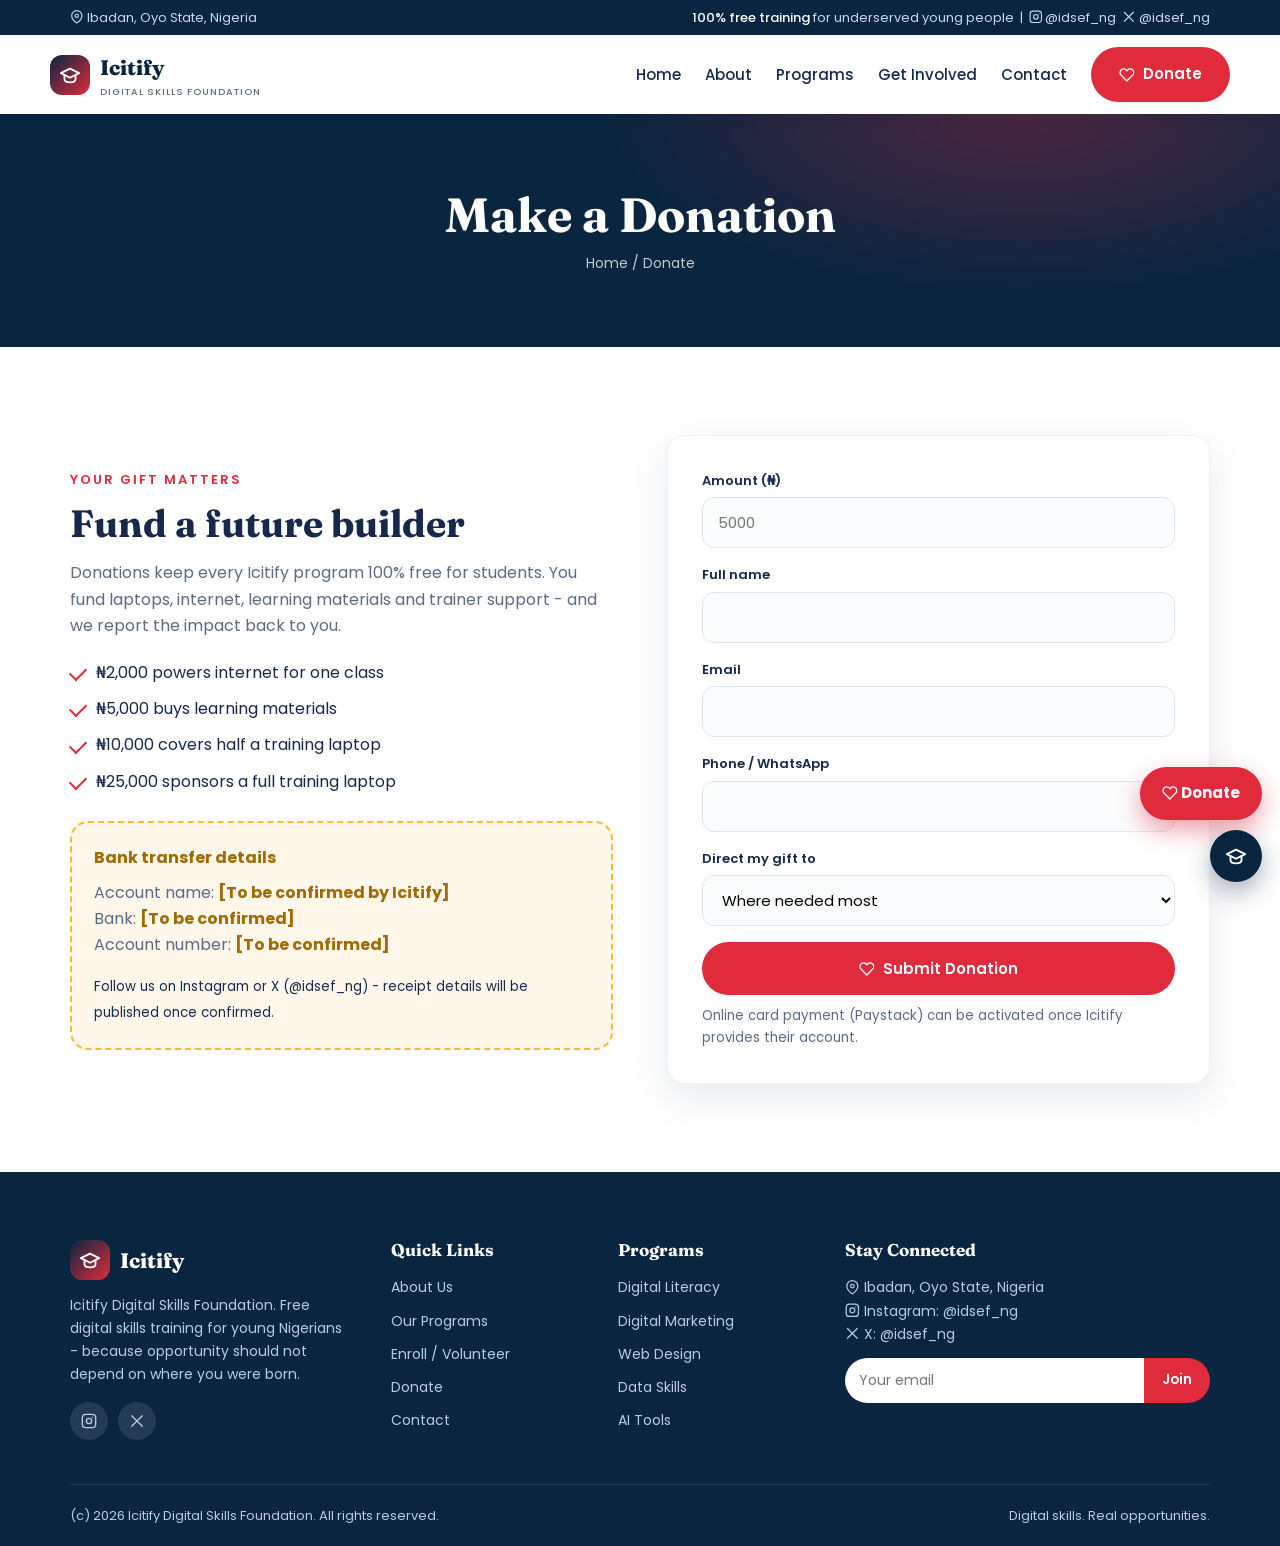
<file: donate.html>
<!DOCTYPE html><html lang="en"><head><meta charset="utf-8"><meta name="viewport" content="width=device-width,initial-scale=1">
<title>Donate | Icitify Digital Skills Foundation</title>
<meta name="description" content="Icitify Digital Skills Foundation teaches free digital skills - digital literacy, marketing, web design, data and AI tools - to young people in Ibadan and beyond.">
<link rel="preconnect" href="https://fonts.googleapis.com"><link href="https://fonts.googleapis.com/css2?family=Fraunces:wght@600;700;800&family=Poppins:wght@400;500;600;700&display=swap" rel="stylesheet">
<link rel="stylesheet" href="style.css"></head><body>
<svg xmlns="http://www.w3.org/2000/svg" style="display:none"><defs>
<symbol id="i-monitor" viewBox="0 0 24 24"><rect x="2" y="3" width="20" height="14" rx="2"/><path d="M8 21h8M12 17v4"/></symbol>
<symbol id="i-code" viewBox="0 0 24 24"><path d="m8 6-6 6 6 6M16 6l6 6-6 6M13 4l-2 16"/></symbol>
<symbol id="i-chart" viewBox="0 0 24 24"><path d="M3 3v18h18"/><path d="M7 14l4-4 3 3 5-6"/></symbol>
<symbol id="i-case" viewBox="0 0 24 24"><rect x="2" y="7" width="20" height="14" rx="2"/><path d="M16 7V5a2 2 0 0 0-2-2h-4a2 2 0 0 0-2 2v2"/></symbol>
<symbol id="i-award" viewBox="0 0 24 24"><circle cx="12" cy="9" r="6"/><path d="m8.5 14.5-1.5 7 5-3 5 3-1.5-7"/></symbol>
<symbol id="i-bulb" viewBox="0 0 24 24"><path d="M9 18h6M10 22h4M12 2a7 7 0 0 0-4 12.7c.6.5 1 1.4 1 2.3h6c0-.9.4-1.8 1-2.3A7 7 0 0 0 12 2z"/></symbol>
<symbol id="i-users" viewBox="0 0 24 24"><path d="M17 21v-2a4 4 0 0 0-4-4H5a4 4 0 0 0-4 4v2"/><circle cx="9" cy="7" r="4"/><path d="M23 21v-2a4 4 0 0 0-3-3.87"/><path d="M16 3.13a4 4 0 0 1 0 7.75"/></symbol>
<symbol id="i-heart" viewBox="0 0 24 24"><path d="M20.84 4.61a5.5 5.5 0 0 0-7.78 0L12 5.67l-1.06-1.06a5.5 5.5 0 0 0-7.78 7.78l1.06 1.06L12 21.23l7.78-7.78 1.06-1.06a5.5 5.5 0 0 0 0-7.78z"/></symbol>
<symbol id="i-grad" viewBox="0 0 24 24"><path d="M22 10 12 5 2 10l10 5 10-5z"/><path d="M6 12v5c0 1.7 2.7 3 6 3s6-1.3 6-3v-5"/></symbol>
<symbol id="i-search" viewBox="0 0 24 24"><circle cx="11" cy="11" r="8"/><path d="m21 21-4.35-4.35"/></symbol>
<symbol id="i-pin" viewBox="0 0 24 24"><path d="M21 10c0 7-9 13-9 13s-9-6-9-13a9 9 0 0 1 18 0z"/><circle cx="12" cy="10" r="3"/></symbol>
<symbol id="i-mail" viewBox="0 0 24 24"><rect x="2" y="4" width="20" height="16" rx="2"/><path d="m22 7-10 5L2 7"/></symbol>
<symbol id="i-send" viewBox="0 0 24 24"><path d="m22 2-11 11"/><path d="M22 2 15 22l-4-9-9-4z"/></symbol>
<symbol id="i-target" viewBox="0 0 24 24"><circle cx="12" cy="12" r="10"/><circle cx="12" cy="12" r="6"/><circle cx="12" cy="12" r="2"/></symbol>
<symbol id="i-book" viewBox="0 0 24 24"><path d="M4 19.5A2.5 2.5 0 0 1 6.5 17H20V2H6.5A2.5 2.5 0 0 0 4 4.5v15A2.5 2.5 0 0 0 6.5 22H20v-2.5"/></symbol>
<symbol id="i-menu" viewBox="0 0 24 24"><path d="M3 6h18M3 12h18M3 18h18"/></symbol>
<symbol id="i-ig" viewBox="0 0 24 24"><rect x="2" y="2" width="20" height="20" rx="5"/><circle cx="12" cy="12" r="4"/><path d="M17.5 6.5h.01"/></symbol>
<symbol id="i-x" viewBox="0 0 24 24"><path d="M4 4l16 16M20 4L4 20"/></symbol>
</defs></svg>
<div class="topbar"><div class="wrap"><span><svg class="i"><use href="#i-pin"/></svg> Ibadan, Oyo State, Nigeria</span><span><b>100% free training</b> for underserved young people &nbsp;|&nbsp; <svg class="i"><use href="#i-ig"/></svg> @idsef_ng &nbsp;<svg class="i"><use href="#i-x"/></svg> @idsef_ng</span></div></div>
<header><div class="wrap nav">
<a class="logo" href="index.html"><span class="ic"><svg class="i"><use href="#i-grad"/></svg></span><span>Icitify<small>DIGITAL SKILLS FOUNDATION</small></span></a>
<nav><ul>
<li><a href="index.html" class="">Home</a></li><li><a href="about.html" class="">About</a></li><li><a href="programs.html" class="">Programs</a></li><li><a href="get-involved.html" class="">Get Involved</a></li><li><a href="contact.html" class="">Contact</a></li>
<li><a class="btn btn-r" href="donate.html"><svg class="i"><use href="#i-heart"/></svg> Donate</a></li></ul></nav>
<button class="burger" aria-label="menu"><svg class="i bi"><use href="#i-menu"/></svg></button></div></header>
<div class="pagehero"><div class="wrap"><h1>Make a Donation</h1><p>Home / Donate</p></div></div>
<section><div class="wrap two"><div class="reveal"><span class="eyebrow">Your gift matters</span><h2>Fund a future builder</h2><p>Donations keep every Icitify program 100% free for students. You fund laptops, internet, learning materials and trainer support - and we report the impact back to you.</p>
<ul class="checks" style="grid-template-columns:1fr"><li>&#8358;2,000 powers internet for one class</li><li>&#8358;5,000 buys learning materials</li><li>&#8358;10,000 covers half a training laptop</li><li>&#8358;25,000 sponsors a full training laptop</li></ul>
<div class="bank"><b>Bank transfer details</b><p style="margin-top:8px">Account name: <b>[To be confirmed by Icitify]</b><br>Bank: <b>[To be confirmed]</b><br>Account number: <b>[To be confirmed]</b></p><small>Follow us on Instagram or X (@idsef_ng) - receipt details will be published once confirmed.</small></div></div>
<form class="form reveal" onsubmit="event.preventDefault();this.innerHTML='<h3>Thank you for your generosity!</h3><p>We will contact you shortly to complete your donation and send a receipt.</p>'"><label>Amount (&#8358;)</label><input id="amount" type="number" min="500" required placeholder="5000"><label>Full name</label><input required><label>Email</label><input type="email" required><label>Phone / WhatsApp</label><input required><label>Direct my gift to</label><select><option>Where needed most</option><option>Training laptops</option><option>Internet &amp; facilities</option><option>Mentor support</option></select><button class="btn btn-r" style="width:100%"><svg class="i"><use href="#i-heart"/></svg> Submit Donation</button><small style="display:block;margin-top:10px;color:#5b6b82">Online card payment (Paystack) can be activated once Icitify provides their account.</small></form></div></section>
<div class="float"><a class="fdon" href="donate.html"><svg class="i"><use href="#i-heart"/></svg> Donate</a><a class="fen" href="get-involved.html" aria-label="Enroll"><svg class="i" style="width:22px;height:22px"><use href="#i-grad"/></svg></a></div>
<footer><div class="wrap"><div class="fgrid">
<div><a class="logo" href="index.html"><span class="ic"><svg class="i"><use href="#i-grad"/></svg></span><span>Icitify</span></a><p>Icitify Digital Skills Foundation. Free digital skills training for young Nigerians - because opportunity should not depend on where you were born.</p>
<div class="soc"><a href="https://instagram.com/idsef_ng" aria-label="Instagram"><svg class="i"><use href="#i-ig"/></svg></a><a href="https://x.com/idsef_ng" aria-label="X"><svg class="i"><use href="#i-x"/></svg></a></div></div>
<div><h4>Quick Links</h4><ul><li><a href="about.html">About Us</a></li><li><a href="programs.html">Our Programs</a></li><li><a href="get-involved.html">Enroll / Volunteer</a></li><li><a href="donate.html">Donate</a></li><li><a href="contact.html">Contact</a></li></ul></div>
<div><h4>Programs</h4><ul><li><a href="programs.html#basics">Digital Literacy</a></li><li><a href="programs.html#marketing">Digital Marketing</a></li><li><a href="programs.html#web">Web Design</a></li><li><a href="programs.html#data">Data Skills</a></li><li><a href="programs.html#ai">AI Tools</a></li></ul></div>
<div><h4>Stay Connected</h4><p><svg class="i"><use href="#i-pin"/></svg> Ibadan, Oyo State, Nigeria<br><svg class="i"><use href="#i-ig"/></svg> Instagram: @idsef_ng<br><svg class="i"><use href="#i-x"/></svg> X: @idsef_ng</p>
<form class="nl" onsubmit="event.preventDefault();this.innerHTML='<p>Thank you for subscribing!</p>'"><input type="email" required placeholder="Your email"><button>Join</button></form></div>
</div>
<div class="copy"><span>(c) 2026 Icitify Digital Skills Foundation. All rights reserved.</span><span>Digital skills. Real opportunities.</span></div></div></footer>
<script src="main.js"></script></body></html>
</file>
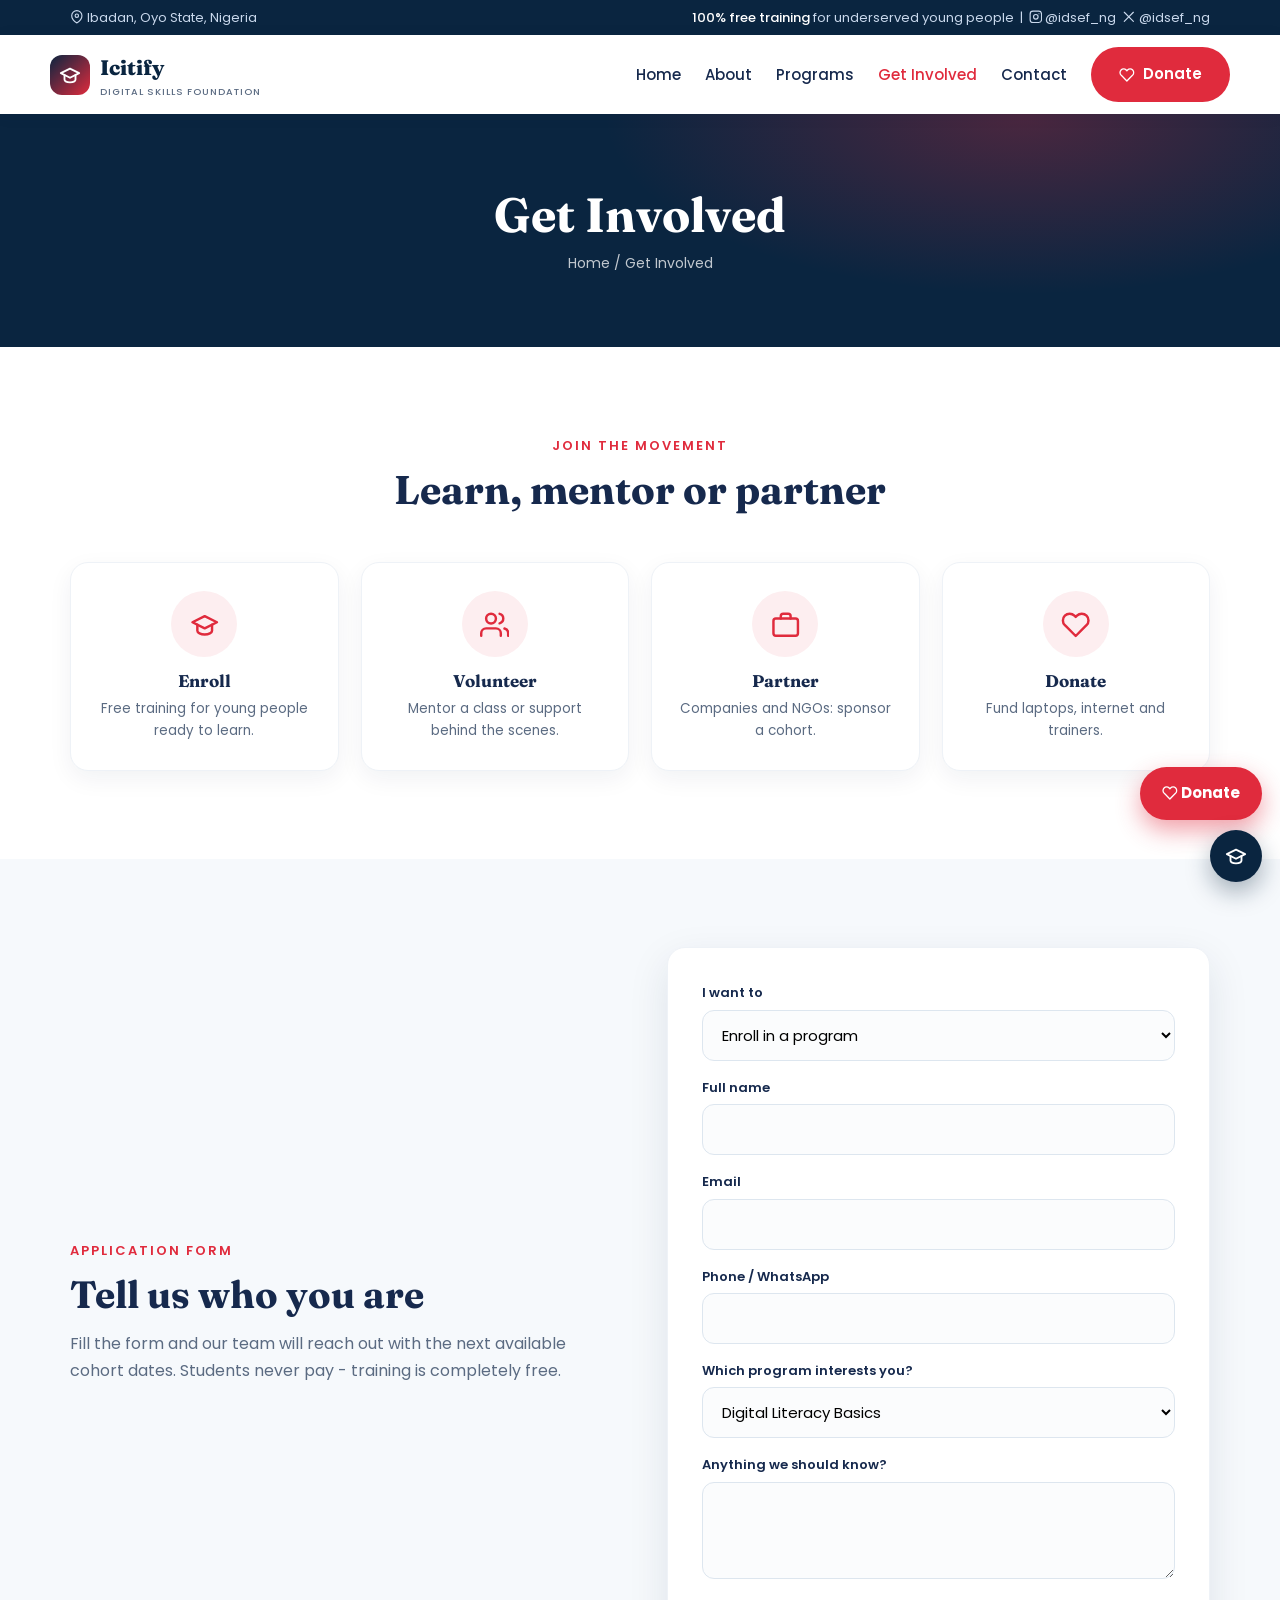
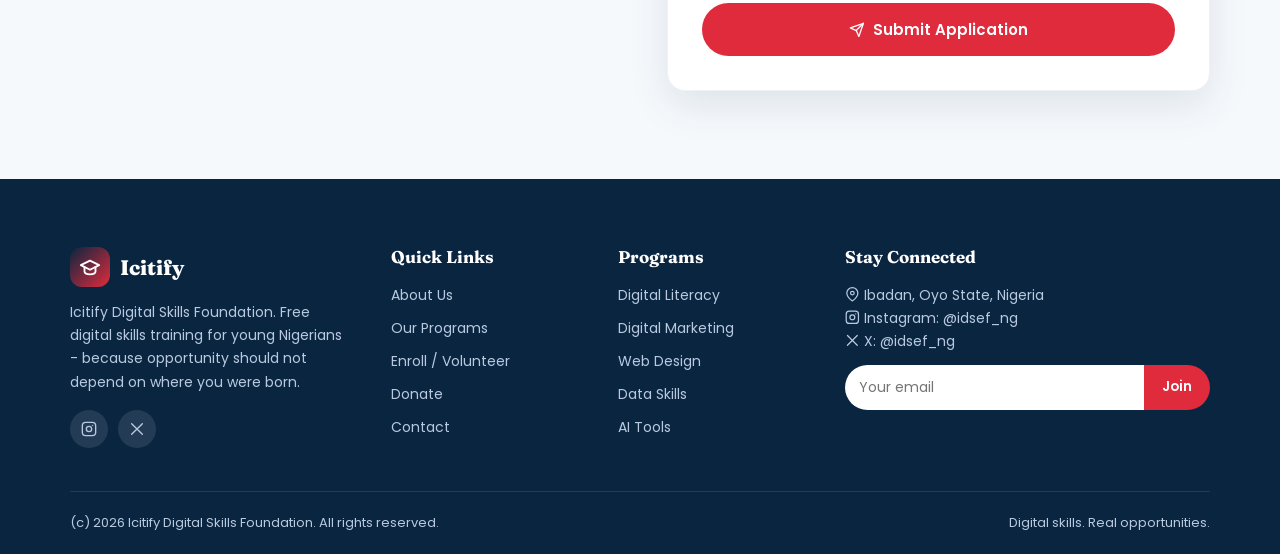
<file: get-involved.html>
<!DOCTYPE html><html lang="en"><head><meta charset="utf-8"><meta name="viewport" content="width=device-width,initial-scale=1">
<title>Get Involved | Icitify Digital Skills Foundation</title>
<meta name="description" content="Icitify Digital Skills Foundation teaches free digital skills - digital literacy, marketing, web design, data and AI tools - to young people in Ibadan and beyond.">
<link rel="preconnect" href="https://fonts.googleapis.com"><link href="https://fonts.googleapis.com/css2?family=Fraunces:wght@600;700;800&family=Poppins:wght@400;500;600;700&display=swap" rel="stylesheet">
<link rel="stylesheet" href="style.css"></head><body>
<svg xmlns="http://www.w3.org/2000/svg" style="display:none"><defs>
<symbol id="i-monitor" viewBox="0 0 24 24"><rect x="2" y="3" width="20" height="14" rx="2"/><path d="M8 21h8M12 17v4"/></symbol>
<symbol id="i-code" viewBox="0 0 24 24"><path d="m8 6-6 6 6 6M16 6l6 6-6 6M13 4l-2 16"/></symbol>
<symbol id="i-chart" viewBox="0 0 24 24"><path d="M3 3v18h18"/><path d="M7 14l4-4 3 3 5-6"/></symbol>
<symbol id="i-case" viewBox="0 0 24 24"><rect x="2" y="7" width="20" height="14" rx="2"/><path d="M16 7V5a2 2 0 0 0-2-2h-4a2 2 0 0 0-2 2v2"/></symbol>
<symbol id="i-award" viewBox="0 0 24 24"><circle cx="12" cy="9" r="6"/><path d="m8.5 14.5-1.5 7 5-3 5 3-1.5-7"/></symbol>
<symbol id="i-bulb" viewBox="0 0 24 24"><path d="M9 18h6M10 22h4M12 2a7 7 0 0 0-4 12.7c.6.5 1 1.4 1 2.3h6c0-.9.4-1.8 1-2.3A7 7 0 0 0 12 2z"/></symbol>
<symbol id="i-users" viewBox="0 0 24 24"><path d="M17 21v-2a4 4 0 0 0-4-4H5a4 4 0 0 0-4 4v2"/><circle cx="9" cy="7" r="4"/><path d="M23 21v-2a4 4 0 0 0-3-3.87"/><path d="M16 3.13a4 4 0 0 1 0 7.75"/></symbol>
<symbol id="i-heart" viewBox="0 0 24 24"><path d="M20.84 4.61a5.5 5.5 0 0 0-7.78 0L12 5.67l-1.06-1.06a5.5 5.5 0 0 0-7.78 7.78l1.06 1.06L12 21.23l7.78-7.78 1.06-1.06a5.5 5.5 0 0 0 0-7.78z"/></symbol>
<symbol id="i-grad" viewBox="0 0 24 24"><path d="M22 10 12 5 2 10l10 5 10-5z"/><path d="M6 12v5c0 1.7 2.7 3 6 3s6-1.3 6-3v-5"/></symbol>
<symbol id="i-search" viewBox="0 0 24 24"><circle cx="11" cy="11" r="8"/><path d="m21 21-4.35-4.35"/></symbol>
<symbol id="i-pin" viewBox="0 0 24 24"><path d="M21 10c0 7-9 13-9 13s-9-6-9-13a9 9 0 0 1 18 0z"/><circle cx="12" cy="10" r="3"/></symbol>
<symbol id="i-mail" viewBox="0 0 24 24"><rect x="2" y="4" width="20" height="16" rx="2"/><path d="m22 7-10 5L2 7"/></symbol>
<symbol id="i-send" viewBox="0 0 24 24"><path d="m22 2-11 11"/><path d="M22 2 15 22l-4-9-9-4z"/></symbol>
<symbol id="i-target" viewBox="0 0 24 24"><circle cx="12" cy="12" r="10"/><circle cx="12" cy="12" r="6"/><circle cx="12" cy="12" r="2"/></symbol>
<symbol id="i-book" viewBox="0 0 24 24"><path d="M4 19.5A2.5 2.5 0 0 1 6.5 17H20V2H6.5A2.5 2.5 0 0 0 4 4.5v15A2.5 2.5 0 0 0 6.5 22H20v-2.5"/></symbol>
<symbol id="i-menu" viewBox="0 0 24 24"><path d="M3 6h18M3 12h18M3 18h18"/></symbol>
<symbol id="i-ig" viewBox="0 0 24 24"><rect x="2" y="2" width="20" height="20" rx="5"/><circle cx="12" cy="12" r="4"/><path d="M17.5 6.5h.01"/></symbol>
<symbol id="i-x" viewBox="0 0 24 24"><path d="M4 4l16 16M20 4L4 20"/></symbol>
</defs></svg>
<div class="topbar"><div class="wrap"><span><svg class="i"><use href="#i-pin"/></svg> Ibadan, Oyo State, Nigeria</span><span><b>100% free training</b> for underserved young people &nbsp;|&nbsp; <svg class="i"><use href="#i-ig"/></svg> @idsef_ng &nbsp;<svg class="i"><use href="#i-x"/></svg> @idsef_ng</span></div></div>
<header><div class="wrap nav">
<a class="logo" href="index.html"><span class="ic"><svg class="i"><use href="#i-grad"/></svg></span><span>Icitify<small>DIGITAL SKILLS FOUNDATION</small></span></a>
<nav><ul>
<li><a href="index.html" class="">Home</a></li><li><a href="about.html" class="">About</a></li><li><a href="programs.html" class="">Programs</a></li><li><a href="get-involved.html" class="on">Get Involved</a></li><li><a href="contact.html" class="">Contact</a></li>
<li><a class="btn btn-r" href="donate.html"><svg class="i"><use href="#i-heart"/></svg> Donate</a></li></ul></nav>
<button class="burger" aria-label="menu"><svg class="i bi"><use href="#i-menu"/></svg></button></div></header>
<div class="pagehero"><div class="wrap"><h1>Get Involved</h1><p>Home / Get Involved</p></div></div>
<section><div class="wrap"><div class="sec-h"><span class="eyebrow">Join the movement</span><h2>Learn, mentor or partner</h2></div>
<div class="icards"><div class="ic-card reveal"><div class="em"><svg class="i"><use href="#i-grad"/></svg></div><h3>Enroll</h3><p>Free training for young people ready to learn.</p></div><div class="ic-card reveal"><div class="em"><svg class="i"><use href="#i-users"/></svg></div><h3>Volunteer</h3><p>Mentor a class or support behind the scenes.</p></div><div class="ic-card reveal"><div class="em"><svg class="i"><use href="#i-case"/></svg></div><h3>Partner</h3><p>Companies and NGOs: sponsor a cohort.</p></div><div class="ic-card reveal"><div class="em"><svg class="i"><use href="#i-heart"/></svg></div><h3>Donate</h3><p>Fund laptops, internet and trainers.</p></div></div></div></section>
<section class="alt"><div class="wrap two"><div class="reveal"><span class="eyebrow">Application form</span><h2>Tell us who you are</h2><p>Fill the form and our team will reach out with the next available cohort dates. Students never pay - training is completely free.</p></div>
<form class="form reveal" onsubmit="event.preventDefault();this.innerHTML='<h3>Application received!</h3><p>We will contact you shortly with next cohort details.</p>'"><label>I want to</label><select><option>Enroll in a program</option><option>Volunteer as a mentor</option><option>Partner / sponsor a cohort</option></select><label>Full name</label><input required><label>Email</label><input type="email" required><label>Phone / WhatsApp</label><input><label>Which program interests you?</label><select><option>Digital Literacy Basics</option><option>Digital Marketing</option><option>Web Design</option><option>Data &amp; Excel</option><option>Freelancing &amp; Remote Work</option><option>AI Tools Academy</option></select><label>Anything we should know?</label><textarea rows="3"></textarea><button class="btn btn-r" style="width:100%"><svg class="i"><use href="#i-send"/></svg> Submit Application</button></form></div></section>
<div class="float"><a class="fdon" href="donate.html"><svg class="i"><use href="#i-heart"/></svg> Donate</a><a class="fen" href="get-involved.html" aria-label="Enroll"><svg class="i" style="width:22px;height:22px"><use href="#i-grad"/></svg></a></div>
<footer><div class="wrap"><div class="fgrid">
<div><a class="logo" href="index.html"><span class="ic"><svg class="i"><use href="#i-grad"/></svg></span><span>Icitify</span></a><p>Icitify Digital Skills Foundation. Free digital skills training for young Nigerians - because opportunity should not depend on where you were born.</p>
<div class="soc"><a href="https://instagram.com/idsef_ng" aria-label="Instagram"><svg class="i"><use href="#i-ig"/></svg></a><a href="https://x.com/idsef_ng" aria-label="X"><svg class="i"><use href="#i-x"/></svg></a></div></div>
<div><h4>Quick Links</h4><ul><li><a href="about.html">About Us</a></li><li><a href="programs.html">Our Programs</a></li><li><a href="get-involved.html">Enroll / Volunteer</a></li><li><a href="donate.html">Donate</a></li><li><a href="contact.html">Contact</a></li></ul></div>
<div><h4>Programs</h4><ul><li><a href="programs.html#basics">Digital Literacy</a></li><li><a href="programs.html#marketing">Digital Marketing</a></li><li><a href="programs.html#web">Web Design</a></li><li><a href="programs.html#data">Data Skills</a></li><li><a href="programs.html#ai">AI Tools</a></li></ul></div>
<div><h4>Stay Connected</h4><p><svg class="i"><use href="#i-pin"/></svg> Ibadan, Oyo State, Nigeria<br><svg class="i"><use href="#i-ig"/></svg> Instagram: @idsef_ng<br><svg class="i"><use href="#i-x"/></svg> X: @idsef_ng</p>
<form class="nl" onsubmit="event.preventDefault();this.innerHTML='<p>Thank you for subscribing!</p>'"><input type="email" required placeholder="Your email"><button>Join</button></form></div>
</div>
<div class="copy"><span>(c) 2026 Icitify Digital Skills Foundation. All rights reserved.</span><span>Digital skills. Real opportunities.</span></div></div></footer>
<script src="main.js"></script></body></html>
</file>
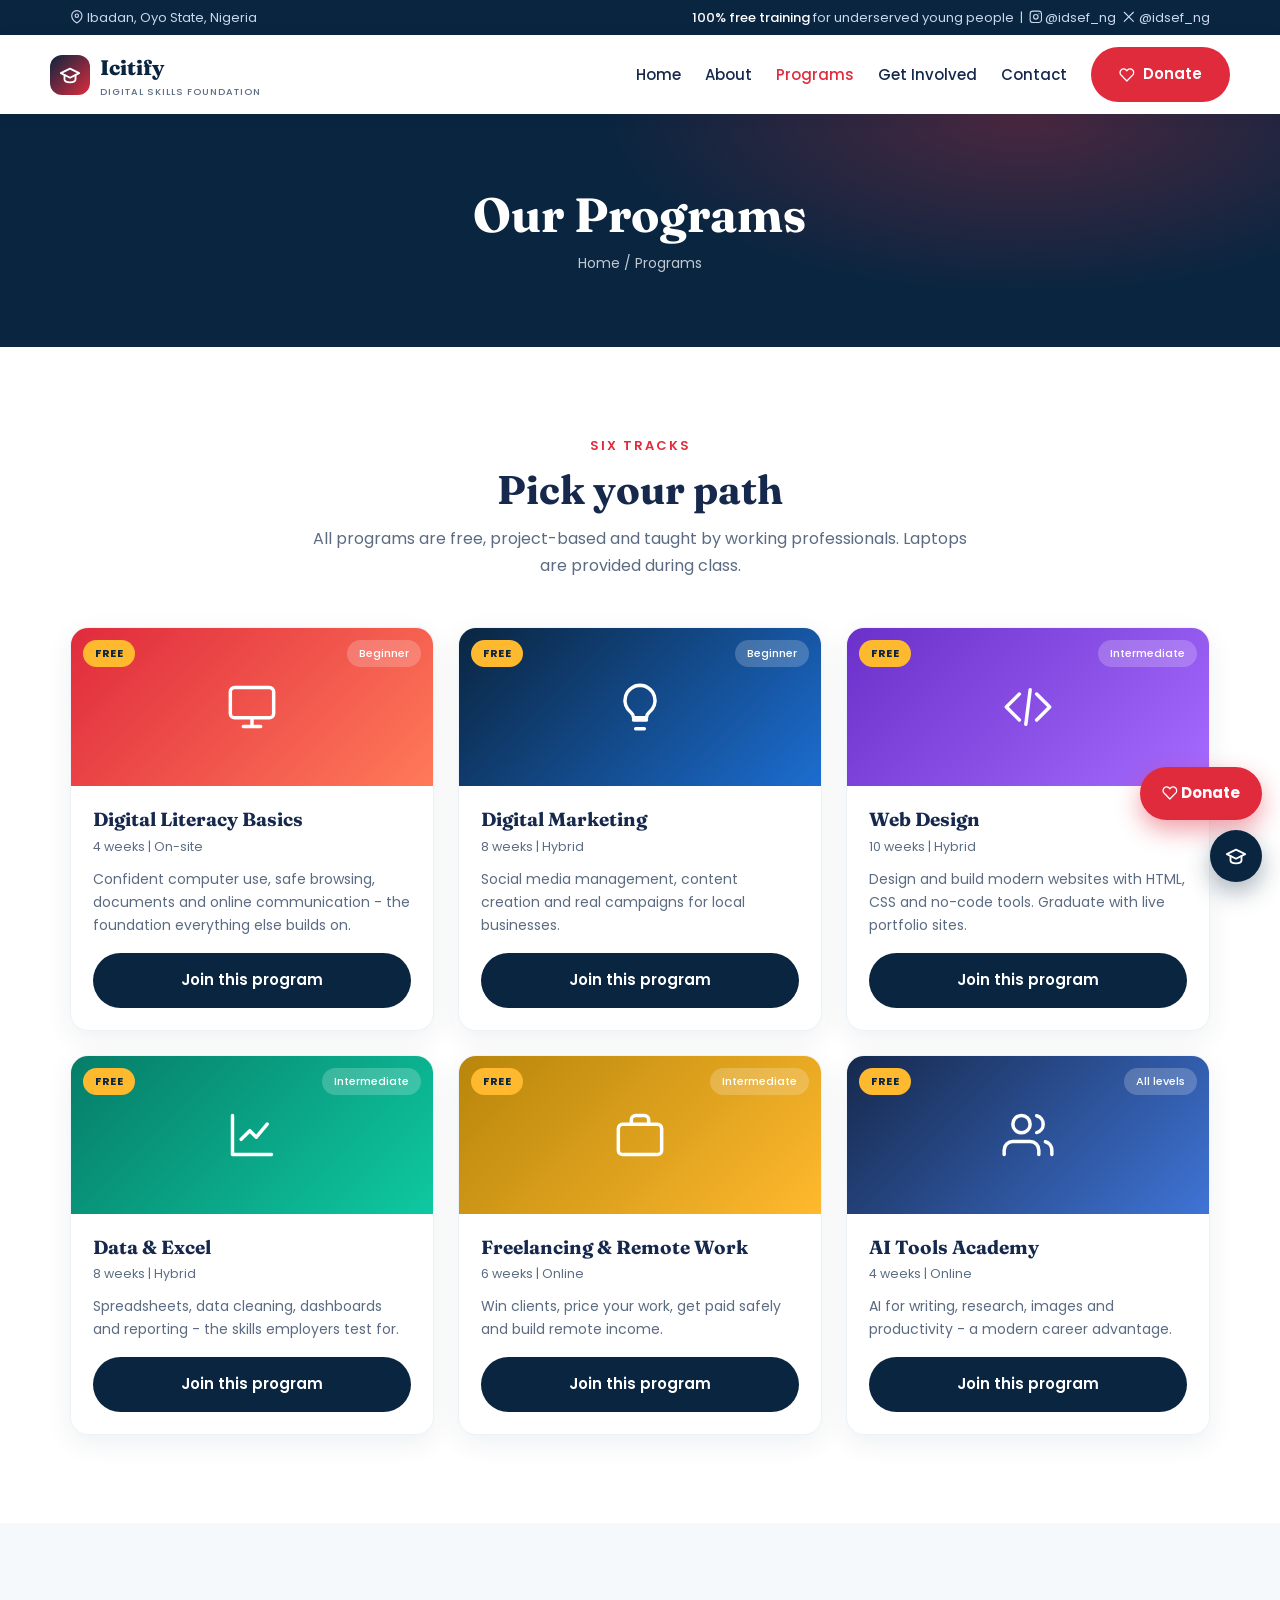
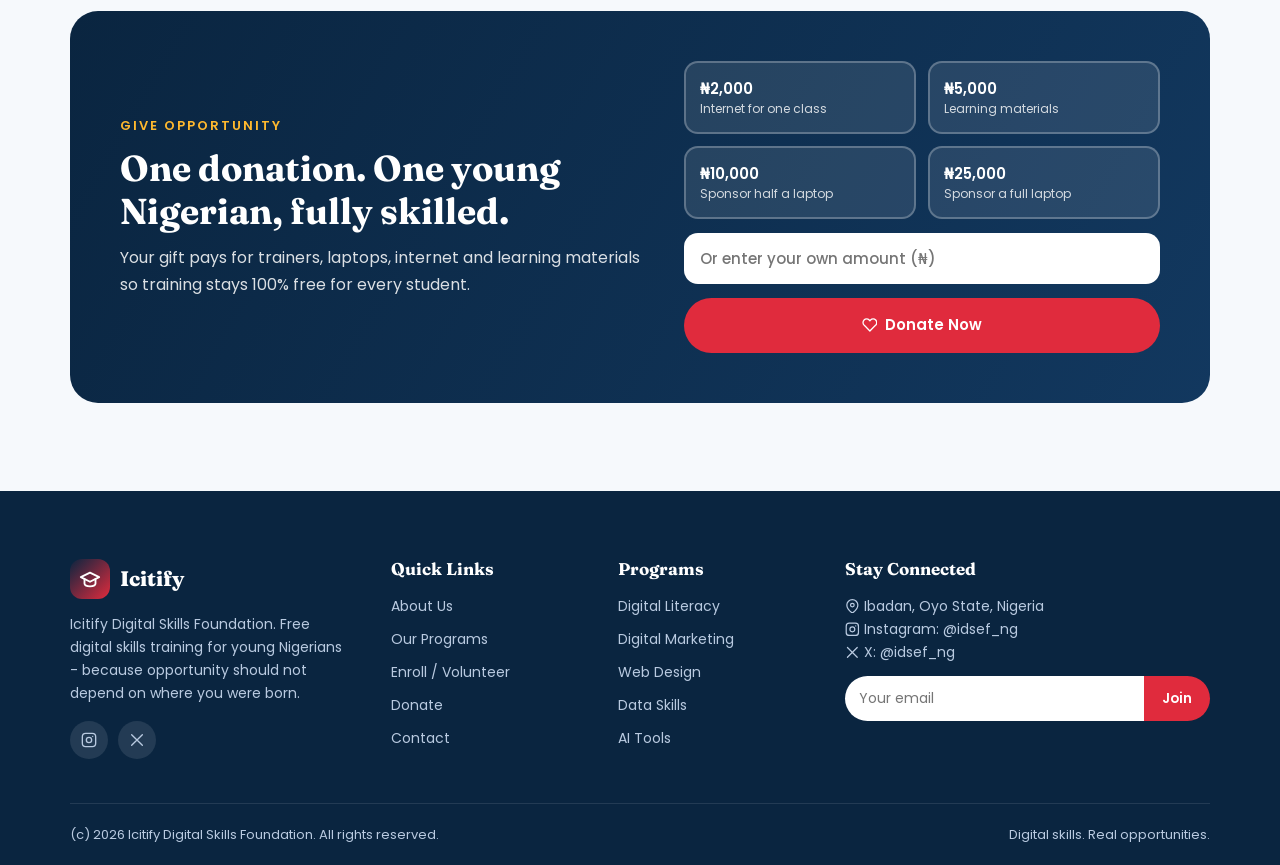
<file: programs.html>
<!DOCTYPE html><html lang="en"><head><meta charset="utf-8"><meta name="viewport" content="width=device-width,initial-scale=1">
<title>Programs | Icitify Digital Skills Foundation</title>
<meta name="description" content="Icitify Digital Skills Foundation teaches free digital skills - digital literacy, marketing, web design, data and AI tools - to young people in Ibadan and beyond.">
<link rel="preconnect" href="https://fonts.googleapis.com"><link href="https://fonts.googleapis.com/css2?family=Fraunces:wght@600;700;800&family=Poppins:wght@400;500;600;700&display=swap" rel="stylesheet">
<link rel="stylesheet" href="style.css"></head><body>
<svg xmlns="http://www.w3.org/2000/svg" style="display:none"><defs>
<symbol id="i-monitor" viewBox="0 0 24 24"><rect x="2" y="3" width="20" height="14" rx="2"/><path d="M8 21h8M12 17v4"/></symbol>
<symbol id="i-code" viewBox="0 0 24 24"><path d="m8 6-6 6 6 6M16 6l6 6-6 6M13 4l-2 16"/></symbol>
<symbol id="i-chart" viewBox="0 0 24 24"><path d="M3 3v18h18"/><path d="M7 14l4-4 3 3 5-6"/></symbol>
<symbol id="i-case" viewBox="0 0 24 24"><rect x="2" y="7" width="20" height="14" rx="2"/><path d="M16 7V5a2 2 0 0 0-2-2h-4a2 2 0 0 0-2 2v2"/></symbol>
<symbol id="i-award" viewBox="0 0 24 24"><circle cx="12" cy="9" r="6"/><path d="m8.5 14.5-1.5 7 5-3 5 3-1.5-7"/></symbol>
<symbol id="i-bulb" viewBox="0 0 24 24"><path d="M9 18h6M10 22h4M12 2a7 7 0 0 0-4 12.7c.6.5 1 1.4 1 2.3h6c0-.9.4-1.8 1-2.3A7 7 0 0 0 12 2z"/></symbol>
<symbol id="i-users" viewBox="0 0 24 24"><path d="M17 21v-2a4 4 0 0 0-4-4H5a4 4 0 0 0-4 4v2"/><circle cx="9" cy="7" r="4"/><path d="M23 21v-2a4 4 0 0 0-3-3.87"/><path d="M16 3.13a4 4 0 0 1 0 7.75"/></symbol>
<symbol id="i-heart" viewBox="0 0 24 24"><path d="M20.84 4.61a5.5 5.5 0 0 0-7.78 0L12 5.67l-1.06-1.06a5.5 5.5 0 0 0-7.78 7.78l1.06 1.06L12 21.23l7.78-7.78 1.06-1.06a5.5 5.5 0 0 0 0-7.78z"/></symbol>
<symbol id="i-grad" viewBox="0 0 24 24"><path d="M22 10 12 5 2 10l10 5 10-5z"/><path d="M6 12v5c0 1.7 2.7 3 6 3s6-1.3 6-3v-5"/></symbol>
<symbol id="i-search" viewBox="0 0 24 24"><circle cx="11" cy="11" r="8"/><path d="m21 21-4.35-4.35"/></symbol>
<symbol id="i-pin" viewBox="0 0 24 24"><path d="M21 10c0 7-9 13-9 13s-9-6-9-13a9 9 0 0 1 18 0z"/><circle cx="12" cy="10" r="3"/></symbol>
<symbol id="i-mail" viewBox="0 0 24 24"><rect x="2" y="4" width="20" height="16" rx="2"/><path d="m22 7-10 5L2 7"/></symbol>
<symbol id="i-send" viewBox="0 0 24 24"><path d="m22 2-11 11"/><path d="M22 2 15 22l-4-9-9-4z"/></symbol>
<symbol id="i-target" viewBox="0 0 24 24"><circle cx="12" cy="12" r="10"/><circle cx="12" cy="12" r="6"/><circle cx="12" cy="12" r="2"/></symbol>
<symbol id="i-book" viewBox="0 0 24 24"><path d="M4 19.5A2.5 2.5 0 0 1 6.5 17H20V2H6.5A2.5 2.5 0 0 0 4 4.5v15A2.5 2.5 0 0 0 6.5 22H20v-2.5"/></symbol>
<symbol id="i-menu" viewBox="0 0 24 24"><path d="M3 6h18M3 12h18M3 18h18"/></symbol>
<symbol id="i-ig" viewBox="0 0 24 24"><rect x="2" y="2" width="20" height="20" rx="5"/><circle cx="12" cy="12" r="4"/><path d="M17.5 6.5h.01"/></symbol>
<symbol id="i-x" viewBox="0 0 24 24"><path d="M4 4l16 16M20 4L4 20"/></symbol>
</defs></svg>
<div class="topbar"><div class="wrap"><span><svg class="i"><use href="#i-pin"/></svg> Ibadan, Oyo State, Nigeria</span><span><b>100% free training</b> for underserved young people &nbsp;|&nbsp; <svg class="i"><use href="#i-ig"/></svg> @idsef_ng &nbsp;<svg class="i"><use href="#i-x"/></svg> @idsef_ng</span></div></div>
<header><div class="wrap nav">
<a class="logo" href="index.html"><span class="ic"><svg class="i"><use href="#i-grad"/></svg></span><span>Icitify<small>DIGITAL SKILLS FOUNDATION</small></span></a>
<nav><ul>
<li><a href="index.html" class="">Home</a></li><li><a href="about.html" class="">About</a></li><li><a href="programs.html" class="on">Programs</a></li><li><a href="get-involved.html" class="">Get Involved</a></li><li><a href="contact.html" class="">Contact</a></li>
<li><a class="btn btn-r" href="donate.html"><svg class="i"><use href="#i-heart"/></svg> Donate</a></li></ul></nav>
<button class="burger" aria-label="menu"><svg class="i bi"><use href="#i-menu"/></svg></button></div></header>
<div class="pagehero"><div class="wrap"><h1>Our Programs</h1><p>Home / Programs</p></div></div>
<section><div class="wrap"><div class="sec-h"><span class="eyebrow">Six tracks</span><h2>Pick your path</h2><p>All programs are free, project-based and taught by working professionals. Laptops are provided during class.</p></div>
<div class="courses"><div class="course reveal" id="basics"><div class="ccover g1"><span class="free">FREE</span><span class="lvl">Beginner</span><svg class="i"><use href="#i-monitor"/></svg></div><div class="b"><h3>Digital Literacy Basics</h3><div class="meta">4 weeks | On-site</div><p>Confident computer use, safe browsing, documents and online communication - the foundation everything else builds on.</p><a class="btn btn-n" href="get-involved.html">Join this program</a></div></div><div class="course reveal" id="marketing"><div class="ccover g2"><span class="free">FREE</span><span class="lvl">Beginner</span><svg class="i"><use href="#i-bulb"/></svg></div><div class="b"><h3>Digital Marketing</h3><div class="meta">8 weeks | Hybrid</div><p>Social media management, content creation and real campaigns for local businesses.</p><a class="btn btn-n" href="get-involved.html">Join this program</a></div></div><div class="course reveal" id="web"><div class="ccover g3"><span class="free">FREE</span><span class="lvl">Intermediate</span><svg class="i"><use href="#i-code"/></svg></div><div class="b"><h3>Web Design</h3><div class="meta">10 weeks | Hybrid</div><p>Design and build modern websites with HTML, CSS and no-code tools. Graduate with live portfolio sites.</p><a class="btn btn-n" href="get-involved.html">Join this program</a></div></div><div class="course reveal" id="data"><div class="ccover g4"><span class="free">FREE</span><span class="lvl">Intermediate</span><svg class="i"><use href="#i-chart"/></svg></div><div class="b"><h3>Data &amp; Excel</h3><div class="meta">8 weeks | Hybrid</div><p>Spreadsheets, data cleaning, dashboards and reporting - the skills employers test for.</p><a class="btn btn-n" href="get-involved.html">Join this program</a></div></div><div class="course reveal" id="freelance"><div class="ccover g5"><span class="free">FREE</span><span class="lvl">Intermediate</span><svg class="i"><use href="#i-case"/></svg></div><div class="b"><h3>Freelancing &amp; Remote Work</h3><div class="meta">6 weeks | Online</div><p>Win clients, price your work, get paid safely and build remote income.</p><a class="btn btn-n" href="get-involved.html">Join this program</a></div></div><div class="course reveal" id="ai"><div class="ccover g6"><span class="free">FREE</span><span class="lvl">All levels</span><svg class="i"><use href="#i-users"/></svg></div><div class="b"><h3>AI Tools Academy</h3><div class="meta">4 weeks | Online</div><p>AI for writing, research, images and productivity - a modern career advantage.</p><a class="btn btn-n" href="get-involved.html">Join this program</a></div></div></div></div></section>
<section class="alt"><div class="wrap"><div class="give reveal"><div><span class="eyebrow" style="color:#ffb92e">Give opportunity</span><h2>One donation. One young Nigerian, fully skilled.</h2><p>Your gift pays for trainers, laptops, internet and learning materials so training stays 100% free for every student.</p></div>
<div><div class="amts"><button class="amt" data-v="2000">&#8358;2,000<small>Internet for one class</small></button><button class="amt" data-v="5000">&#8358;5,000<small>Learning materials</small></button><button class="amt" data-v="10000">&#8358;10,000<small>Sponsor half a laptop</small></button><button class="amt" data-v="25000">&#8358;25,000<small>Sponsor a full laptop</small></button></div>
<input id="amount2" type="number" min="500" placeholder="Or enter your own amount (&#8358;)"><a class="btn btn-r" style="width:100%" href="donate.html" onclick="goDonate(event,'amount2')"><svg class="i"><use href="#i-heart"/></svg> Donate Now</a></div></div></div></section>
<div class="float"><a class="fdon" href="donate.html"><svg class="i"><use href="#i-heart"/></svg> Donate</a><a class="fen" href="get-involved.html" aria-label="Enroll"><svg class="i" style="width:22px;height:22px"><use href="#i-grad"/></svg></a></div>
<footer><div class="wrap"><div class="fgrid">
<div><a class="logo" href="index.html"><span class="ic"><svg class="i"><use href="#i-grad"/></svg></span><span>Icitify</span></a><p>Icitify Digital Skills Foundation. Free digital skills training for young Nigerians - because opportunity should not depend on where you were born.</p>
<div class="soc"><a href="https://instagram.com/idsef_ng" aria-label="Instagram"><svg class="i"><use href="#i-ig"/></svg></a><a href="https://x.com/idsef_ng" aria-label="X"><svg class="i"><use href="#i-x"/></svg></a></div></div>
<div><h4>Quick Links</h4><ul><li><a href="about.html">About Us</a></li><li><a href="programs.html">Our Programs</a></li><li><a href="get-involved.html">Enroll / Volunteer</a></li><li><a href="donate.html">Donate</a></li><li><a href="contact.html">Contact</a></li></ul></div>
<div><h4>Programs</h4><ul><li><a href="programs.html#basics">Digital Literacy</a></li><li><a href="programs.html#marketing">Digital Marketing</a></li><li><a href="programs.html#web">Web Design</a></li><li><a href="programs.html#data">Data Skills</a></li><li><a href="programs.html#ai">AI Tools</a></li></ul></div>
<div><h4>Stay Connected</h4><p><svg class="i"><use href="#i-pin"/></svg> Ibadan, Oyo State, Nigeria<br><svg class="i"><use href="#i-ig"/></svg> Instagram: @idsef_ng<br><svg class="i"><use href="#i-x"/></svg> X: @idsef_ng</p>
<form class="nl" onsubmit="event.preventDefault();this.innerHTML='<p>Thank you for subscribing!</p>'"><input type="email" required placeholder="Your email"><button>Join</button></form></div>
</div>
<div class="copy"><span>(c) 2026 Icitify Digital Skills Foundation. All rights reserved.</span><span>Digital skills. Real opportunities.</span></div></div></footer>
<script src="main.js"></script></body></html>
</file>
<file: style.css>
:root{--n:#0a2540;--n2:#12385f;--r:#e02b3d;--rd:#b81f2f;--am:#ffb92e;--ink:#16294d;--mut:#5b6b82;--bg:#f6f9fc;--w:#fff;--rad:18px}
*{box-sizing:border-box;margin:0;padding:0}
html{scroll-behavior:smooth}
body{font-family:'Poppins',sans-serif;color:var(--ink);background:var(--w);line-height:1.65;overflow-x:hidden}
h1,h2,h3,h4{font-family:'Fraunces',serif;line-height:1.2;font-weight:700}
a{text-decoration:none;color:inherit}
img{max-width:100%;display:block}
.wrap{max-width:1180px;margin:0 auto;padding:0 20px}
.i{width:1.05em;height:1.05em;stroke:currentColor;fill:none;stroke-width:2;stroke-linecap:round;stroke-linejoin:round;vertical-align:-.16em;display:inline-block;flex:none}
.bi{width:30px;height:30px}
.topbar{background:var(--n);color:#c9d8ec;font-size:13px;padding:7px 0}
.topbar .wrap{display:flex;justify-content:space-between;flex-wrap:wrap;gap:6px}
.topbar b{color:#fff;font-weight:500}
header{position:sticky;top:0;z-index:50;background:rgba(255,255,255,.97);backdrop-filter:blur(8px);box-shadow:0 2px 14px rgba(10,37,64,.08)}
.nav{display:flex;align-items:center;justify-content:space-between;padding:12px 0}
.logo{display:flex;align-items:center;gap:10px;font-family:'Fraunces',serif;font-weight:800;font-size:21px;color:var(--n)}
.logo .ic{width:40px;height:40px;border-radius:12px;background:linear-gradient(135deg,var(--n),var(--r));display:grid;place-items:center;color:#fff}
.logo .ic .i{width:22px;height:22px;color:#fff}
.logo small{display:block;font:500 9.5px 'Poppins';color:var(--mut);letter-spacing:1px}
nav ul{display:flex;gap:24px;list-style:none;align-items:center}
nav a{font-weight:500;font-size:15px}
nav a:hover,nav a.on{color:var(--r)}
.btn{display:inline-flex;align-items:center;justify-content:center;gap:8px;padding:13px 26px;border-radius:50px;font-weight:600;font-size:15px;border:2px solid transparent;cursor:pointer;transition:.25s;font-family:inherit}
.btn-r{background:var(--r);color:#fff}.btn-r:hover{background:var(--rd);transform:translateY(-2px);box-shadow:0 10px 22px rgba(224,43,61,.35)}
.btn-n{background:var(--n);color:#fff}.btn-n:hover{background:var(--n2)}
.btn-l{border-color:#fff;color:#fff}.btn-l:hover{background:#fff;color:var(--n)}
.btn-d{border-color:var(--n);color:var(--n)}.btn-d:hover{background:var(--n);color:#fff}
.burger{display:none;background:none;border:0;cursor:pointer;color:var(--n);padding:4px}
.hero{position:relative;color:#fff;background:radial-gradient(900px 500px at 85% -10%,rgba(224,43,61,.35),transparent 60%),radial-gradient(700px 420px at 0% 110%,rgba(255,185,46,.18),transparent 55%),var(--n);padding:96px 0 150px}
.hero::before{content:"";position:absolute;inset:0;background-image:radial-gradient(rgba(255,255,255,.13) 1px,transparent 1px);background-size:26px 26px;opacity:.5}
.hero .wrap{position:relative}
.tag{display:inline-block;background:rgba(224,43,61,.2);border:1px solid rgba(224,43,61,.8);color:#ffd7dc;padding:6px 16px;border-radius:50px;font-size:13px;margin-bottom:18px}
.hero h1{font-size:clamp(34px,5.2vw,58px);max-width:700px;margin-bottom:16px}
.hero h1 span{color:var(--am)}
.hero p{max-width:540px;font-size:17px;color:#cfe0f2;margin-bottom:28px}
.cta{display:flex;gap:14px;flex-wrap:wrap}
.trust{display:flex;gap:26px;flex-wrap:wrap;margin-top:34px;font-size:13.5px;color:#a9c1dd}
.trust b{color:#fff;display:block;font-size:17px;font-family:'Fraunces'}
.pagehero{background:radial-gradient(700px 300px at 80% 0%,rgba(224,43,61,.3),transparent 60%),var(--n);color:#fff;padding:72px 0;text-align:center}
.pagehero h1{font-size:clamp(30px,4.5vw,48px)}
.pagehero p{opacity:.75;margin-top:8px;font-size:14px}
.dstrip{background:linear-gradient(120deg,var(--r),var(--rd));border-radius:24px;padding:26px 30px;margin-top:-64px;position:relative;z-index:6;display:grid;grid-template-columns:1.1fr 1.4fr 1.3fr;gap:22px;align-items:center;color:#fff;box-shadow:0 22px 50px rgba(10,37,64,.3)}
.dstrip h3{font-size:23px}.dstrip p{font-size:13px;opacity:.95}
.pills{display:flex;gap:8px;flex-wrap:wrap}
.amt.p{background:#fff;color:var(--ink);border:2px solid #fff;border-radius:50px;padding:10px 16px;font-size:14px;font-weight:600;font-family:inherit;cursor:pointer;transition:.2s}
.amt.p:hover,.amt.p.sel{background:var(--n);color:#fff;border-color:var(--n)}
.dgo{display:flex;gap:8px}
.dgo input{flex:1;min-width:0;padding:12px 16px;border-radius:50px;border:0;font:500 14px Poppins}
.dgo .btn{white-space:nowrap;padding:12px 20px}
.quick{position:relative;z-index:5}
.quick .grid{display:grid;grid-template-columns:repeat(3,1fr);gap:18px;margin-top:34px}
.qc{background:#fff;border:1px solid #e6edf5;border-radius:var(--rad);padding:26px;display:flex;gap:16px;align-items:center;box-shadow:0 10px 26px rgba(10,37,64,.07);transition:.3s}
.qc:hover{transform:translateY(-6px);border-color:transparent;box-shadow:0 18px 36px rgba(10,37,64,.13)}
.qc .ic{width:52px;height:52px;border-radius:14px;background:#fdeef0;color:var(--r);display:grid;place-items:center;font-size:24px;flex:none}
.qc h3{font-size:17px;margin-bottom:3px}
.qc p{font-size:13px;color:var(--mut)}
section{padding:88px 0}
.alt{background:var(--bg)}
.eyebrow{color:var(--r);font-weight:600;font-size:13px;letter-spacing:2px;text-transform:uppercase;margin-bottom:10px;display:block}
.sec-h{text-align:center;max-width:680px;margin:0 auto 48px}
.sec-h h2{font-size:clamp(27px,3.6vw,40px);margin-bottom:12px}
.sec-h p{color:var(--mut)}
.two{display:grid;grid-template-columns:1fr 1fr;gap:54px;align-items:center}
.ph{position:relative}
.ph .m1{width:100%;border-radius:var(--rad);box-shadow:0 20px 40px rgba(10,37,64,.18);padding:26px}
.m1 .bar{height:10px;border-radius:8px;background:#eef2f7;margin-bottom:10px}
.m1 .bar.b1{width:88%;background:linear-gradient(90deg,var(--r),var(--am))}
.m1 .bar.b2{width:64%;background:#eef2f7}
.m1 .bar.b3{width:76%;background:linear-gradient(90deg,var(--n),var(--n2))}
.m1 h4{font:600 14px Poppins;color:var(--mut);margin-bottom:14px}
.ph .badge{position:absolute;right:-12px;bottom:-22px;background:var(--am);color:var(--n);padding:16px 20px;border-radius:16px;font-weight:700;box-shadow:0 14px 30px rgba(255,185,46,.45);text-align:center}
.badge b{display:block;font:800 24px Fraunces}
.two h2{font-size:clamp(27px,3.4vw,38px);margin-bottom:14px}
.two p{color:var(--mut);margin-bottom:14px}
.checks{list-style:none;display:grid;grid-template-columns:1fr 1fr;gap:10px;margin:20px 0 26px}
.checks li{padding-left:26px;position:relative}
.checks li::before{content:"";position:absolute;left:0;top:.45em;width:14px;height:8px;border-left:2.5px solid var(--r);border-bottom:2.5px solid var(--r);transform:rotate(-45deg)}
.stats{margin-top:-58px;position:relative;z-index:4;padding:0}
.stats .grid{background:#fff;border-radius:var(--rad);box-shadow:0 20px 50px rgba(10,37,64,.12);display:grid;grid-template-columns:repeat(4,1fr);padding:32px 10px}
.stat{text-align:center;padding:6px;border-right:1px solid #eef2f7}
.stat:last-child{border:0}
.stat b{font:800 40px Fraunces;color:var(--r);display:block}
.stat span{color:var(--mut);font-size:14px}
.courses{display:grid;grid-template-columns:repeat(3,1fr);gap:24px}
.course{background:#fff;border-radius:var(--rad);overflow:hidden;box-shadow:0 8px 28px rgba(10,37,64,.07);transition:.3s;display:flex;flex-direction:column;border:1px solid #eef2f7}
.course:hover{transform:translateY(-8px);box-shadow:0 18px 40px rgba(10,37,64,.14)}
.ccover{height:158px;position:relative;display:grid;place-items:center;color:#fff}
.ccover .i{width:52px;height:52px;stroke-width:1.6}
.ccover .free{position:absolute;top:12px;left:12px;background:var(--am);color:var(--n);font:700 11px Poppins;padding:5px 12px;border-radius:50px;letter-spacing:.5px}
.ccover .lvl{position:absolute;top:12px;right:12px;background:rgba(255,255,255,.2);font:500 11px Poppins;padding:5px 12px;border-radius:50px}
.g1{background:linear-gradient(135deg,#e02b3d,#ff7a59)}
.g2{background:linear-gradient(135deg,#0a2540,#1c6dd0)}
.g3{background:linear-gradient(135deg,#6a30c9,#a66bff)}
.g4{background:linear-gradient(135deg,#067d68,#0ec9a1)}
.g5{background:linear-gradient(135deg,#b8860b,#ffb92e)}
.g6{background:linear-gradient(135deg,#16294d,#3f74d6)}
.course .b{padding:22px;flex:1;display:flex;flex-direction:column}
.course h3{font-size:19px;margin-bottom:6px}
.course .meta{font-size:12.5px;color:var(--mut);margin-bottom:10px}
.course p{font-size:14px;color:var(--mut);flex:1;margin-bottom:16px}
.icards{display:grid;grid-template-columns:repeat(4,1fr);gap:22px}
.ic-card{background:#fff;border-radius:var(--rad);padding:28px 22px;text-align:center;box-shadow:0 8px 24px rgba(10,37,64,.06);border:1px solid #eef2f7;transition:.3s}
.ic-card:hover{transform:translateY(-6px)}
.ic-card .em{width:66px;height:66px;border-radius:50%;background:#fdeef0;color:var(--r);display:grid;place-items:center;font-size:28px;margin:0 auto 14px}
.ic-card h3{font-size:17px;margin-bottom:6px}
.ic-card p{font-size:13.5px;color:var(--mut)}
.story{background:radial-gradient(600px 300px at 90% 10%,rgba(224,43,61,.25),transparent 60%),var(--n);color:#fff;text-align:center}
.story blockquote{font:600 clamp(21px,3vw,32px)/1.45 Fraunces,serif;max-width:820px;margin:0 auto 18px}
.story cite{color:var(--am);font-style:normal;font-weight:600}
.steps{display:grid;grid-template-columns:repeat(3,1fr);gap:22px;counter-reset:s}
.step{text-align:center;padding:12px}
.step::before{counter-increment:s;content:counter(s);width:56px;height:56px;border-radius:50%;background:var(--r);color:#fff;font:800 24px Fraunces;display:grid;place-items:center;margin:0 auto 14px}
.step h3{font-size:18px;margin-bottom:6px}
.step p{font-size:14px;color:var(--mut)}
.tgrid{display:grid;grid-template-columns:repeat(3,1fr);gap:24px}
.tcard{background:#fff;border-radius:var(--rad);padding:28px;box-shadow:0 8px 26px rgba(10,37,64,.07);border:1px solid #eef2f7;position:relative}
.tcard::before{content:"“";font:800 70px Fraunces;color:var(--r);position:absolute;top:2px;right:20px;opacity:.3}
.tcard p{color:var(--mut);margin-bottom:16px;font-size:15px}
.who{display:flex;align-items:center;gap:12px}
.who .av{width:44px;height:44px;border-radius:50%;background:var(--n);color:#fff;display:grid;place-items:center;font-weight:700;font-size:16px}
.who b{display:block;font-size:15px}.who span{font-size:12px;color:var(--mut)}
.give{background:linear-gradient(120deg,var(--n),var(--n2));color:#fff;border-radius:28px;padding:50px;display:grid;grid-template-columns:1.1fr 1fr;gap:40px;align-items:center}
.give h2{font-size:clamp(25px,3.2vw,36px);margin-bottom:12px}
.give p{opacity:.85}
.amts{display:grid;grid-template-columns:repeat(2,1fr);gap:12px;margin-bottom:14px}
.amt{background:rgba(255,255,255,.1);border:2px solid rgba(255,255,255,.25);color:#fff;border-radius:14px;padding:14px;font:600 15px Poppins;cursor:pointer;transition:.2s;text-align:left;font-family:inherit}
.amt small{display:block;font-weight:400;font-size:12px;opacity:.8}
.amt:hover,.amt.sel{background:var(--r);border-color:var(--r)}
.give input{width:100%;padding:14px 16px;border-radius:14px;border:0;font:500 15px Poppins;margin-bottom:14px}
.form{background:#fff;border-radius:var(--rad);padding:34px;box-shadow:0 14px 40px rgba(10,37,64,.1);border:1px solid #eef2f7}
.form label{font-size:13px;font-weight:600;display:block;margin-bottom:6px}
.form input,.form textarea,.form select{width:100%;padding:13px 15px;border:1.5px solid #dde6ef;border-radius:12px;font:15px Poppins;margin-bottom:16px;background:#fbfcfd;font-family:inherit}
.form input:focus,.form textarea:focus{outline:0;border-color:var(--r)}
.cinfo{display:grid;gap:16px}
.cinfo div{background:var(--bg);border-radius:16px;padding:20px;display:flex;gap:14px;align-items:center}
.cinfo em{font-size:24px;font-style:normal;color:var(--r)}
.bank{background:#fff7ea;border:2px dashed var(--am);border-radius:18px;padding:22px;margin-top:18px}
.bank b{color:#a06a00}
.cta-band{background:linear-gradient(110deg,var(--r),var(--rd));color:#fff;text-align:center;padding:66px 0}
.cta-band h2{font-size:clamp(25px,3.6vw,38px);margin-bottom:12px}
.cta-band p{max-width:600px;margin:0 auto 26px;opacity:.95}
footer{background:var(--n);color:#b9cae0;padding:68px 0 0}
.fgrid{display:grid;grid-template-columns:1.5fr 1fr 1fr 1.3fr;gap:40px;padding-bottom:42px}
footer h4{color:#fff;font-size:17px;margin-bottom:16px}
footer ul{list-style:none}
footer li{margin-bottom:10px;font-size:14px}
footer a:hover{color:var(--am)}
footer .logo{color:#fff;margin-bottom:14px}
footer p{font-size:14px}
.soc{display:flex;gap:10px;margin-top:16px}
.soc a{width:38px;height:38px;border-radius:50%;background:rgba(255,255,255,.1);display:grid;place-items:center}
.soc a:hover{background:var(--r);color:#fff}
.soc .i{width:16px;height:16px}
.nl{display:flex;margin-top:12px}
.nl input{flex:1;min-width:0;padding:12px 14px;border-radius:50px 0 0 50px;border:0;font:14px Poppins}
.nl button{background:var(--r);color:#fff;border:0;padding:0 18px;border-radius:0 50px 50px 0;font-weight:600;cursor:pointer;font-family:inherit}
.copy{border-top:1px solid rgba(255,255,255,.1);padding:20px 0;display:flex;justify-content:space-between;flex-wrap:wrap;gap:8px;font-size:13px}
.float{position:fixed;right:18px;bottom:18px;z-index:60;display:flex;flex-direction:column;gap:10px;align-items:flex-end}
.fdon{background:var(--r);color:#fff;padding:14px 22px;border-radius:50px;font-weight:700;font-size:15px;box-shadow:0 10px 24px rgba(224,43,61,.45);animation:pulse 2.4s infinite}
.fen{background:var(--n);color:#fff;width:52px;height:52px;border-radius:50%;display:grid;place-items:center;box-shadow:0 10px 24px rgba(10,37,64,.35)}
@keyframes pulse{0%,100%{box-shadow:0 0 0 0 rgba(224,43,61,.5)}70%{box-shadow:0 0 0 16px rgba(224,43,61,0)}}
.reveal{opacity:0;transform:translateY(26px);transition:.7s}
.reveal.in{opacity:1;transform:none}
@media(max-width:900px){
 .burger{display:block}
 nav{position:absolute;top:100%;left:0;right:0;background:#fff;box-shadow:0 14px 24px rgba(10,37,64,.12);display:none}
 nav.open{display:block}
 nav ul{flex-direction:column;padding:20px;gap:16px;align-items:flex-start}
 .dstrip{grid-template-columns:1fr;margin-top:-40px}
 .quick .grid,.courses,.tgrid{grid-template-columns:1fr}
 .two,.give{grid-template-columns:1fr}
 .icards,.steps{grid-template-columns:1fr 1fr}
 .stats .grid{grid-template-columns:1fr 1fr}
 .stat{border:0;padding:12px}
 .fgrid{grid-template-columns:1fr 1fr}
 section{padding:62px 0}
 .give{padding:30px 22px}
 .form{padding:24px}
 .ph .badge{right:8px}
}
@media(max-width:560px){
 .icards,.steps,.fgrid,.checks{grid-template-columns:1fr}
 .topbar .wrap>span:last-child{display:none}
 .topbar{text-align:center}.topbar .wrap{justify-content:center}
 .hero{padding:64px 0 108px}
 .hero h1{font-size:31px}
 .hero p{font-size:16px}
 .btn{padding:12px 20px;font-size:14px}
 section{padding:52px 0}
 .ph .badge{padding:12px 14px;bottom:-14px}.badge b{font-size:20px}
 .stats{margin-top:-26px}.stats .grid{padding:20px 6px}
 .stat b{font-size:27px}
 .dgo{flex-direction:column}
 .amts{grid-template-columns:1fr 1fr}
 .fdon{padding:12px 16px;font-size:13px}
 .copy{justify-content:center;text-align:center}
}
</file>
